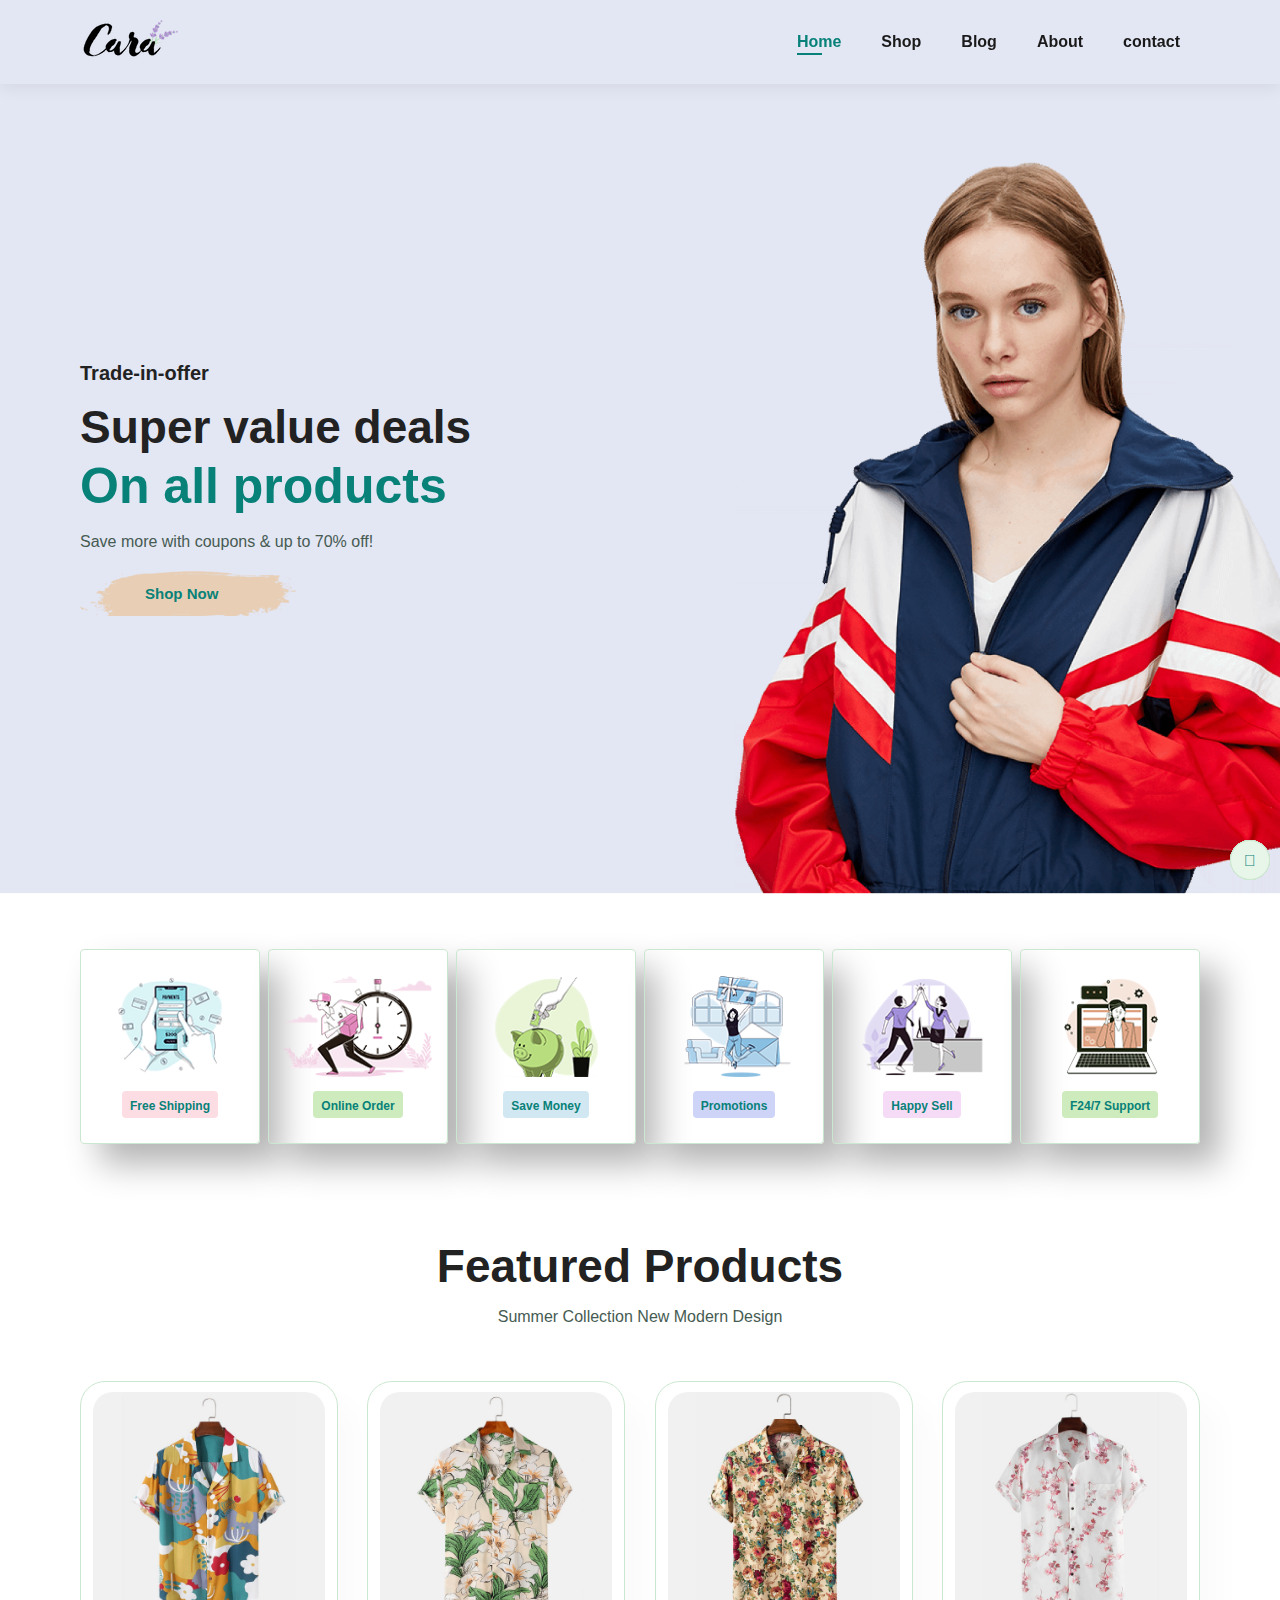
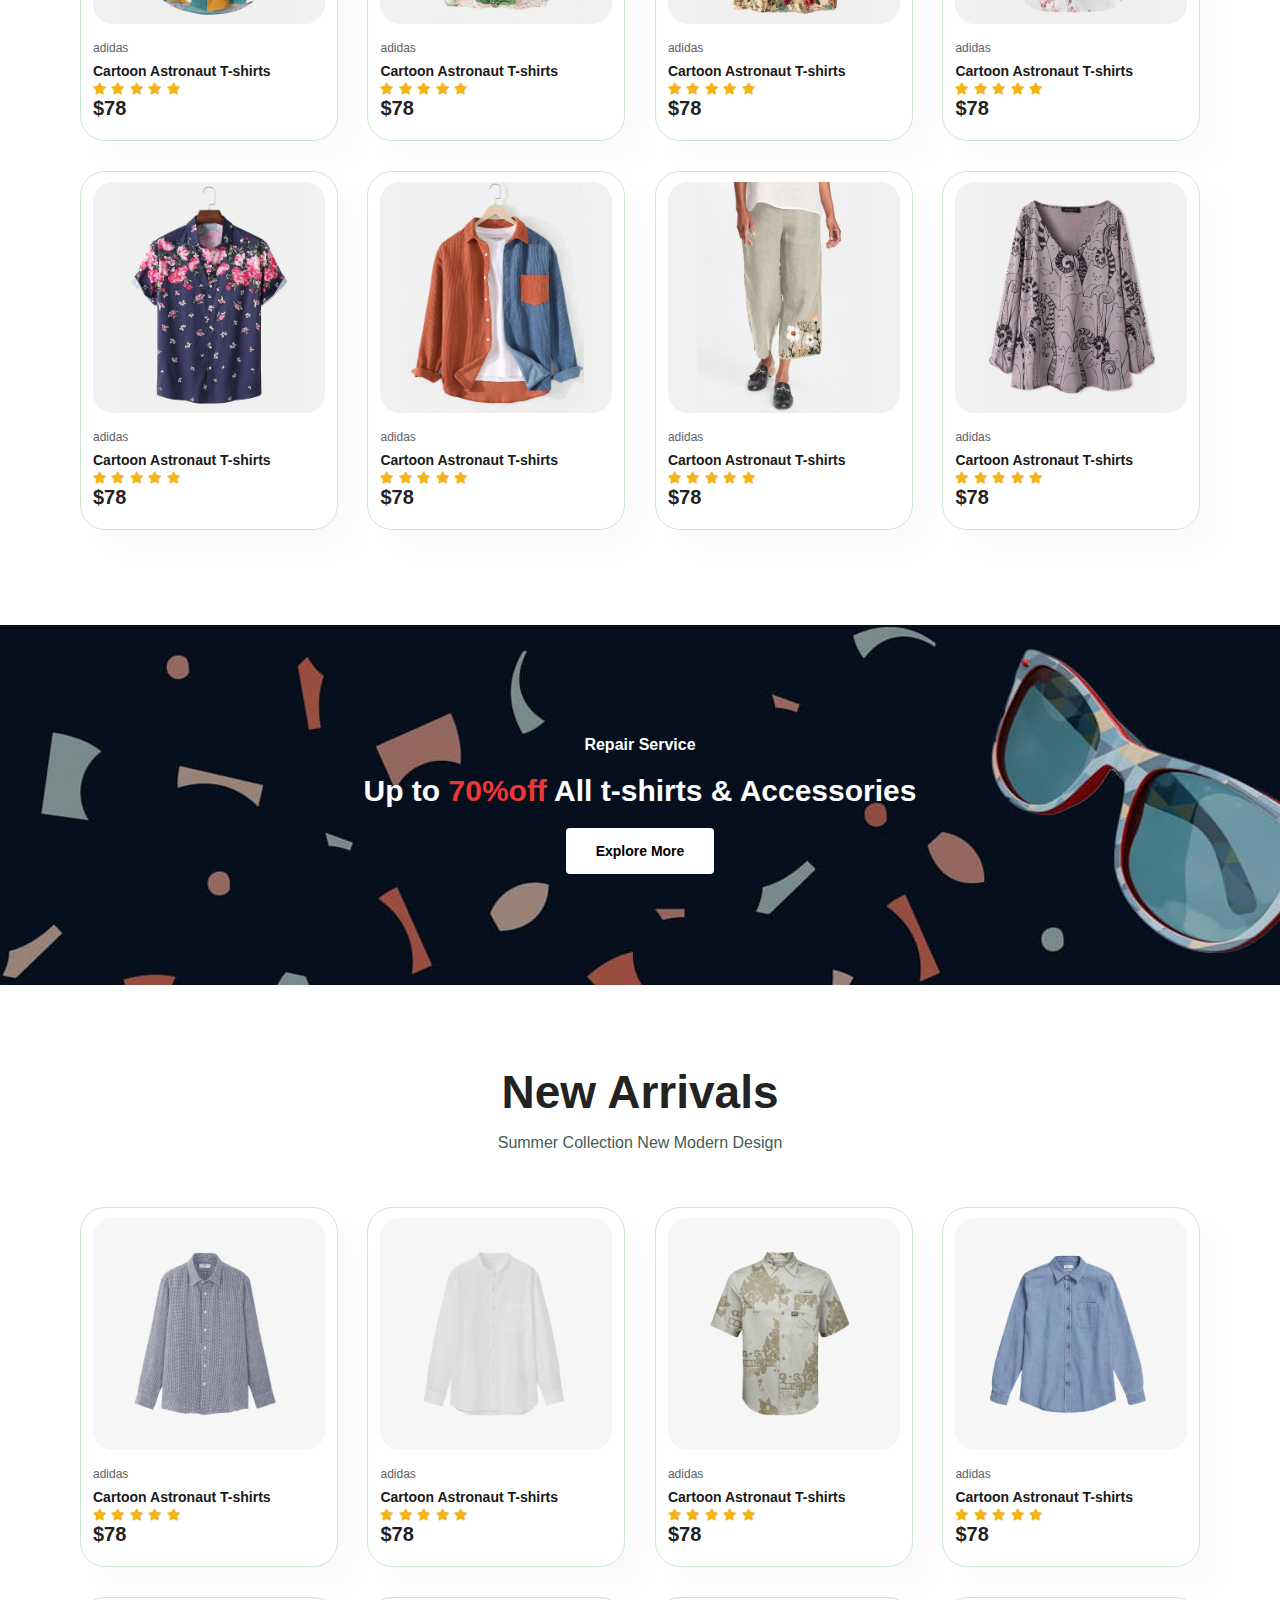
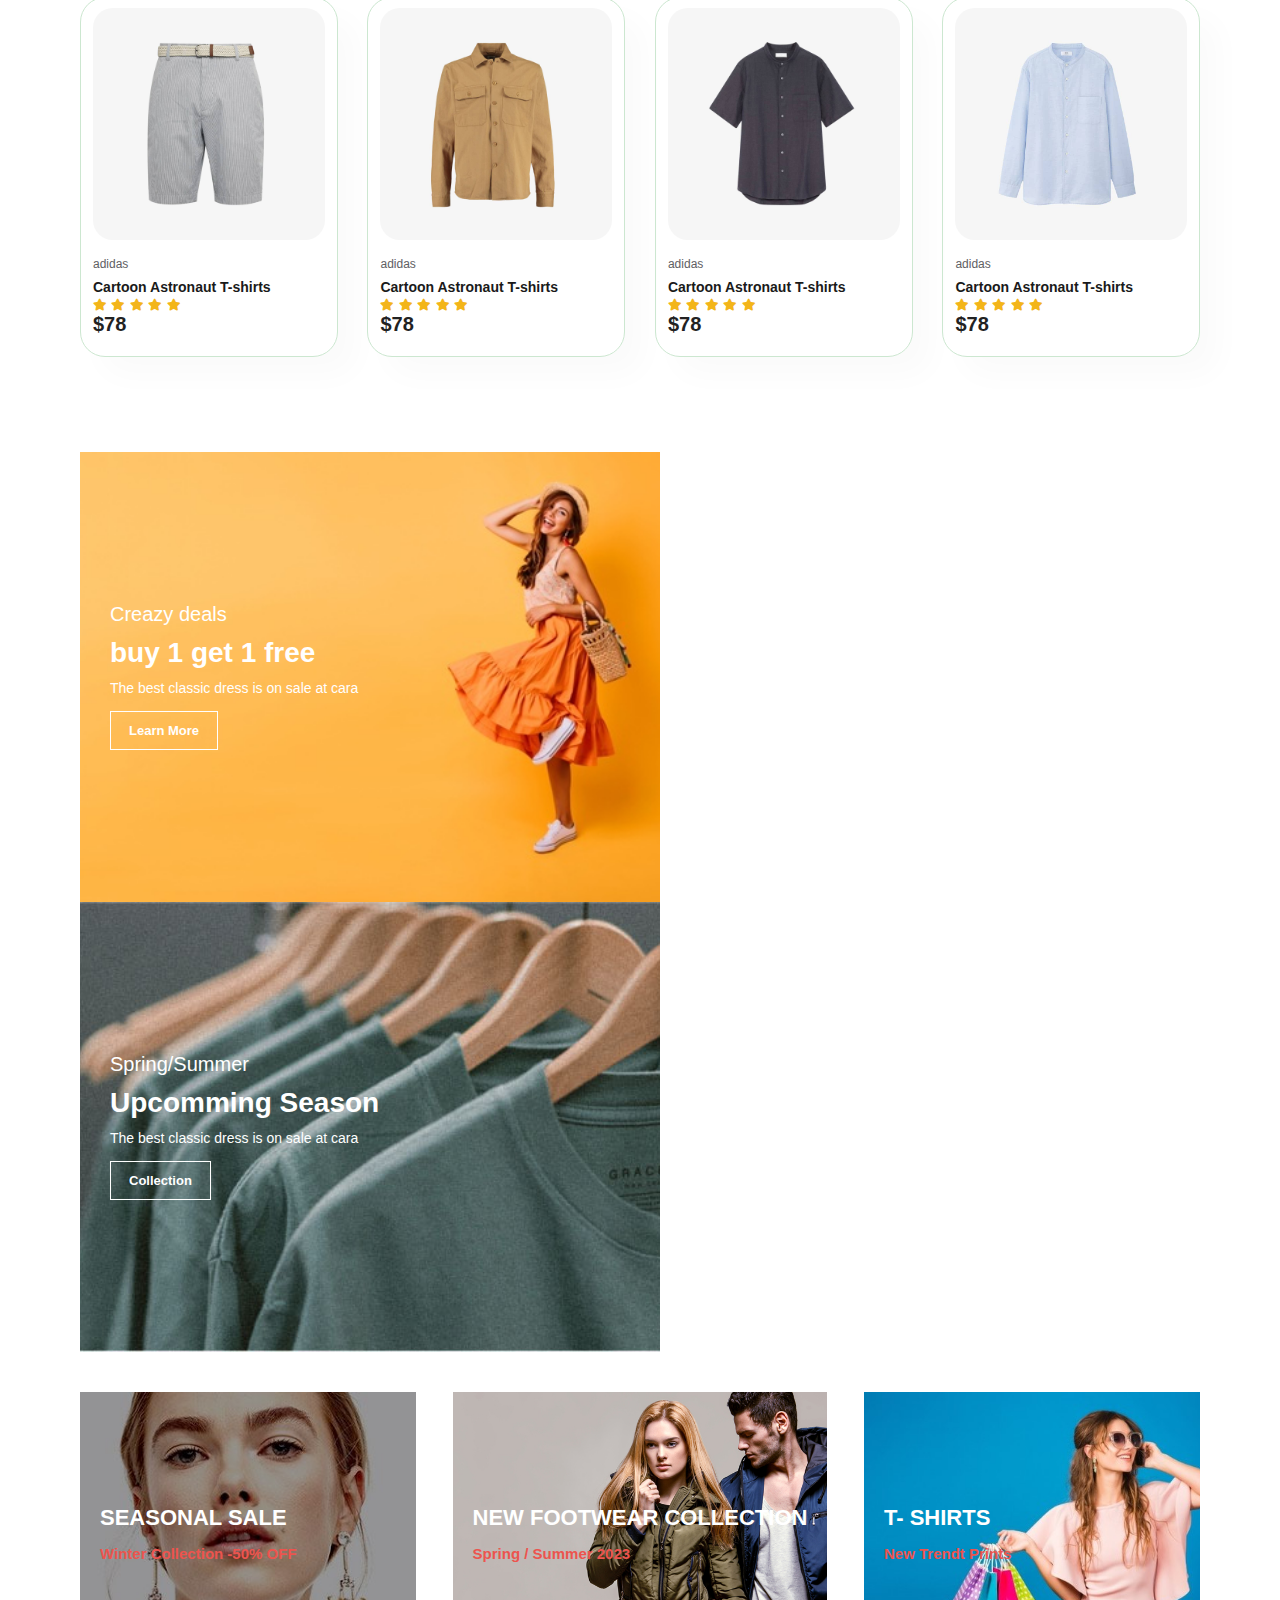
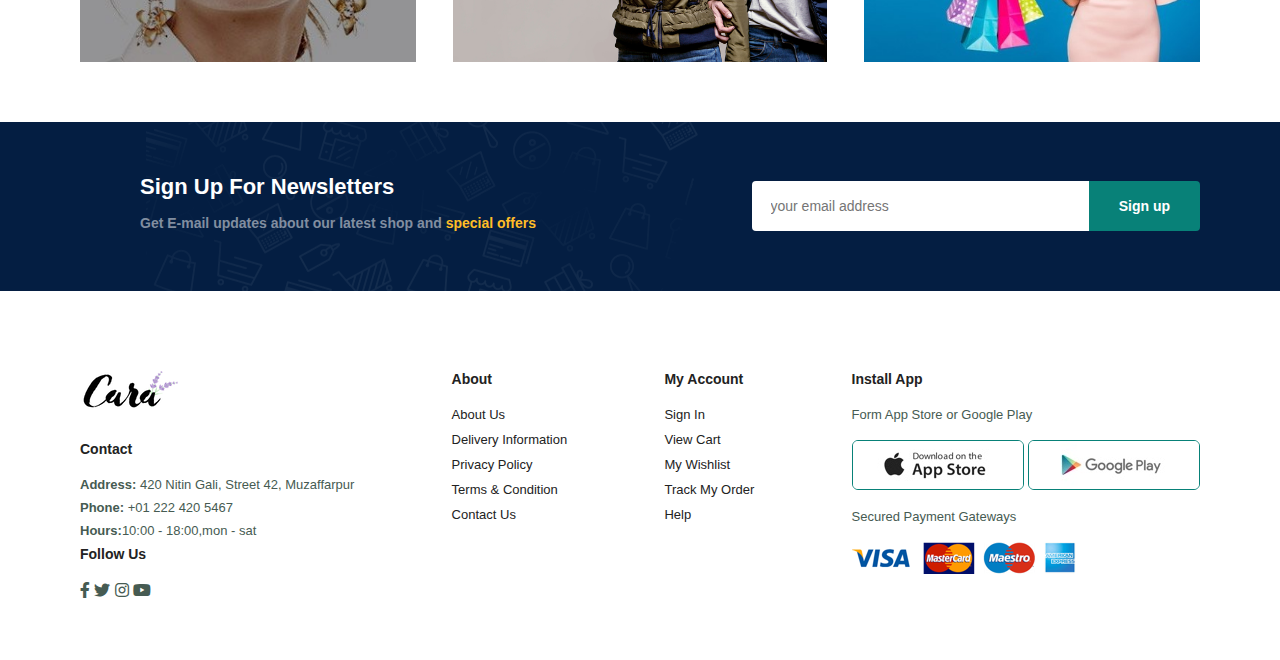
<file: index.html>
<!DOCTYPE html>
<html lang="en">
<head>
    <meta charset="UTF-8">
    <meta http-equiv="X-UA-Compatible" content="IE=edge">
    <meta name="viewport" content="width=device-width, initial-scale=1.0">
    <title>Ecommerce Websites</title>
    <link rel="stylesheet" href="https://use.fontawesome.com/releases/v5.15.4/css/all.css"/>
    <link rel="stylesheet" href="style.css">
</head>
<body>
    <section id="header">
      <a href="#"><img src="logo.png" class="logo"></a>
      <div>
        <ul id="navbar">
        <li><a class="active" href="index.html">Home</a></li>
        <li><a href="Shop.html">Shop</a></li>
        <li><a href="blog.html">Blog</a></li>
        <li><a href="about.html">About</a></li>
        <li><a href="contact.html">contact</a></li>
        <a href="#" id="close"><i class='far fa-times-circle' style='font-size:24px'></i></a>
        
        </ul>
      </div>
      <div id="mobile">
          <i id="bar" class="fas fa-outdent"></i>
      </div>
    </section>
    <section id="hero">
      <h4>Trade-in-offer</h4>
      <h2>Super value deals</h2>
      <h1>On all products</h1>
      <p>Save more with coupons & up to 70% off!</p>
      <button>Shop Now</button>
    </section>
    <section id="feature" class="section-p1">
        <div class="fe-box">
         <img src="f1.png">
         <h6>Free Shipping</h6>
        </div>
        <div class="fe-box">
          <img src="f2.png">
          <h6>Online Order</h6>
         </div>
         <div class="fe-box">
          <img src="f3.png">
          <h6>Save Money</h6>
         </div>
         <div class="fe-box">
          <img src="f4.png">
          <h6>Promotions</h6>
         </div>
         <div class="fe-box">
          <img src="f5.png">
          <h6>Happy Sell</h6>
         </div>
         <div class="fe-box">
          <img src="f6.png">
          <h6>F24/7 Support</h6>
         </div>
        </section>
       <section id="product1" class="section-p1">
        <h2>Featured Products</h2>
        <p>Summer Collection New Modern Design</p>
        <div class="pro-container">
          <div class="pro">
            <img src="f1.jpg">
            <div class="des">
             <span>adidas</span>
             <h5>Cartoon Astronaut T-shirts</h5>
             <div class="star">
              <i class="fas fa-star"></i>
              <i class="fas fa-star"></i>
              <i class="fas fa-star"></i>
              <i class="fas fa-star"></i>
              <i class="fas fa-star"></i>
             </div>
             <h4>$78</h4>
            </div>
            <a href="#"><i class="fal fa-shopping-cart cart"></i></a>
          </div>
          <div class="pro">
            <img src="f2.jpg">
            <div class="des">
             <span>adidas</span>
             <h5>Cartoon Astronaut T-shirts</h5>
             <div class="star">
              <i class="fas fa-star"></i>
              <i class="fas fa-star"></i>
              <i class="fas fa-star"></i>
              <i class="fas fa-star"></i>
              <i class="fas fa-star"></i>
             </div>
             <h4>$78</h4>
            </div>
            <a href="#"><i class="fal fa-shopping-cart cart"></i></a>
          </div>
          <div class="pro">
            <img src="f3.jpg">
            <div class="des">
             <span>adidas</span>
             <h5>Cartoon Astronaut T-shirts</h5>
             <div class="star">
              <i class="fas fa-star"></i>
              <i class="fas fa-star"></i>
              <i class="fas fa-star"></i>
              <i class="fas fa-star"></i>
              <i class="fas fa-star"></i>
             </div>
             <h4>$78</h4>
            </div>
            <a href="#"><i class="fal fa-shopping-cart cart"></i></a>
          </div>
          <div class="pro">
            <img src="f4.jpg">
            <div class="des">
             <span>adidas</span>
             <h5>Cartoon Astronaut T-shirts</h5>
             <div class="star">
              <i class="fas fa-star"></i>
              <i class="fas fa-star"></i>
              <i class="fas fa-star"></i>
              <i class="fas fa-star"></i>
              <i class="fas fa-star"></i>
             </div>
             <h4>$78</h4>
            </div>
            <a href="#"><i class="fal fa-shopping-cart cart"></i></a>
          </div>
          <div class="pro">
            <img src="f5.jpg">
            <div class="des">
             <span>adidas</span>
             <h5>Cartoon Astronaut T-shirts</h5>
             <div class="star">
              <i class="fas fa-star"></i>
              <i class="fas fa-star"></i>
              <i class="fas fa-star"></i>
              <i class="fas fa-star"></i>
              <i class="fas fa-star"></i>
             </div>
             <h4>$78</h4>
            </div>
            <a href="#"><i class="fal fa-shopping-cart cart"></i></a>
          </div>
          <div class="pro">
            <img src="f6.jpg">
            <div class="des">
             <span>adidas</span>
             <h5>Cartoon Astronaut T-shirts</h5>
             <div class="star">
              <i class="fas fa-star"></i>
              <i class="fas fa-star"></i>
              <i class="fas fa-star"></i>
              <i class="fas fa-star"></i>
              <i class="fas fa-star"></i>
             </div>
             <h4>$78</h4>
            </div>
            <a href="#"><i class="fal fa-shopping-cart cart"></i></a>
          </div>
          <div class="pro">
            <img src="f7.jpg">
            <div class="des">
             <span>adidas</span>
             <h5>Cartoon Astronaut T-shirts</h5>
             <div class="star">
              <i class="fas fa-star"></i>
              <i class="fas fa-star"></i>
              <i class="fas fa-star"></i>
              <i class="fas fa-star"></i>
              <i class="fas fa-star"></i>
             </div>
             <h4>$78</h4>
            </div>
            <a href="#"><i class="fal fa-shopping-cart cart"></i></a>
          </div>
          <div class="pro">
            <img src="f8.jpg">
            <div class="des">
             <span>adidas</span>
             <h5>Cartoon Astronaut T-shirts</h5>
             <div class="star">
              <i class="fas fa-star"></i>
              <i class="fas fa-star"></i>
              <i class="fas fa-star"></i>
              <i class="fas fa-star"></i>
              <i class="fas fa-star"></i>
             </div>
             <h4>$78</h4>
            </div>
            <a href="#"><i class="fal fa-shopping-cart cart"></i></a>
          </div>
        </div>
      </section> 
      <section id="banner" class="section-m1">
        <h4>Repair Service</h4>
        <h2>Up to<span> 70%off</span> All t-shirts & Accessories</h2>
        <button class="normal">Explore More</button>

      </section>
      <section id="product1" class="section-p1">
        <h2>New Arrivals</h2>
        <p>Summer Collection New Modern Design</p>
        <div class="pro-container">
          <div class="pro">
            <img src="n2.jpg">
            <div class="des">
             <span>adidas</span>
             <h5>Cartoon Astronaut T-shirts</h5>
             <div class="star">
              <i class="fas fa-star"></i>
              <i class="fas fa-star"></i>
              <i class="fas fa-star"></i>
              <i class="fas fa-star"></i>
              <i class="fas fa-star"></i>
             </div>
             <h4>$78</h4>
            </div>
            <a href="#"><i class="fal fa-shopping-cart cart"></i></a>
          </div>
          <div class="pro">
            <img src="n3.jpg">
            <div class="des">
             <span>adidas</span>
             <h5>Cartoon Astronaut T-shirts</h5>
             <div class="star">
              <i class="fas fa-star"></i>
              <i class="fas fa-star"></i>
              <i class="fas fa-star"></i>
              <i class="fas fa-star"></i>
              <i class="fas fa-star"></i>
             </div>
             <h4>$78</h4>
            </div>
            <a href="#"><i class="fal fa-shopping-cart cart"></i></a>
          </div>
          <div class="pro">
            <img src="n4.jpg">
            <div class="des">
             <span>adidas</span>
             <h5>Cartoon Astronaut T-shirts</h5>
             <div class="star">
              <i class="fas fa-star"></i>
              <i class="fas fa-star"></i>
              <i class="fas fa-star"></i>
              <i class="fas fa-star"></i>
              <i class="fas fa-star"></i>
             </div>
             <h4>$78</h4>
            </div>
            <a href="#"><i class="fal fa-shopping-cart cart"></i></a>
          </div>
          <div class="pro">
            <img src="n5.jpg">
            <div class="des">
             <span>adidas</span>
             <h5>Cartoon Astronaut T-shirts</h5>
             <div class="star">
              <i class="fas fa-star"></i>
              <i class="fas fa-star"></i>
              <i class="fas fa-star"></i>
              <i class="fas fa-star"></i>
              <i class="fas fa-star"></i>
             </div>
             <h4>$78</h4>
            </div>
            <a href="#"><i class="fal fa-shopping-cart cart"></i></a>
          </div>
          <div class="pro">
            <img src="n6.jpg">
            <div class="des">
             <span>adidas</span>
             <h5>Cartoon Astronaut T-shirts</h5>
             <div class="star">
              <i class="fas fa-star"></i>
              <i class="fas fa-star"></i>
              <i class="fas fa-star"></i>
              <i class="fas fa-star"></i>
              <i class="fas fa-star"></i>
             </div>
             <h4>$78</h4>
            </div>
            <a href="#"><i class="fal fa-shopping-cart cart"></i></a>
          </div>
          <div class="pro">
            <img src="n7.jpg">
            <div class="des">
             <span>adidas</span>
             <h5>Cartoon Astronaut T-shirts</h5>
             <div class="star">
              <i class="fas fa-star"></i>
              <i class="fas fa-star"></i>
              <i class="fas fa-star"></i>
              <i class="fas fa-star"></i>
              <i class="fas fa-star"></i>
             </div>
             <h4>$78</h4>
            </div>
            <a href="#"><i class="fal fa-shopping-cart cart"></i></a>
          </div>
          <div class="pro">
            <img src="n8.jpg">
            <div class="des">
             <span>adidas</span>
             <h5>Cartoon Astronaut T-shirts</h5>
             <div class="star">
              <i class="fas fa-star"></i>
              <i class="fas fa-star"></i>
              <i class="fas fa-star"></i>
              <i class="fas fa-star"></i>
              <i class="fas fa-star"></i>
             </div>
             <h4>$78</h4>
            </div>
            <a href="#"><i class="fal fa-shopping-cart cart"></i></a>
          </div>
          <div class="pro">
            <img src="n9.jpg">
            <div class="des">
             <span>adidas</span>
             <h5>Cartoon Astronaut T-shirts</h5>
             <div class="star">
              <i class="fas fa-star"></i>
              <i class="fas fa-star"></i>
              <i class="fas fa-star"></i>
              <i class="fas fa-star"></i>
              <i class="fas fa-star"></i>
             </div>
             <h4>$78</h4>
            </div>
            <a href="#"><i class="fal fa-shopping-cart cart"></i></a>
          </div>
        </div>
      </section> 
      <section id="sm-banner" class="section-p1">
        <div class="banner-box">
          <h4>Creazy deals</h4>
          <h2>buy 1 get 1 free</h2>
          <span>The best classic dress is on sale at cara</span>
          <button class="white">Learn More</button>
        </div>
        <div class="banner-box banner-box2">
          <h4>Spring/Summer</h4>
          <h2>Upcomming Season</h2>
          <span>The best classic dress is on sale at cara</span>
          <button class="white">Collection</button>
        </div>

      </section>
      <section id="banner3">
        <div class="banner-box">
          
          <h2>SEASONAL SALE</h2>
          <h3>Winter Collection -50% OFF</h3>
        </div>
        <div class="banner-box banner-box2">
          
          <h2>NEW FOOTWEAR COLLECTION</h2>
          <h3>Spring / Summer 2023</h3>
        </div>
        <div class="banner-box banner-box3">
          
          <h2>T- SHIRTS</h2>
          <h3>New Trendt Prints</h3>
        </div>
      </section>
      <section id="newsletter" class="section-p1 section-m1">
         <div class="newstext">
            <h4>Sign Up For Newsletters</h4>
            <p>Get E-mail updates about our latest shop and <span>special offers</span>
            </p>
         </div>
         <div class="form">
          <input type="text" placeholder="your email address">
          <button class="normal">Sign up</button>
         </div>
      </section>
      <footer class="section-p1">
        <div class="col">
           <img  class="logo" src="logo.png">
           <h4>Contact</h4>
           <p><strong>Address:</strong> 420 Nitin Gali, Street 42, Muzaffarpur</p>
           <p><strong>Phone:</strong> +01 222  420 5467</p>
           <p><strong>Hours:</strong>10:00 - 18:00,mon - sat</p>
           <div class="follow">
             <h4>Follow Us</h4>
             <div class="icon">
              <i class="fab fa-facebook-f"></i>
              <i class="fab fa-twitter"></i>
              <i class="fab fa-instagram"></i>
              <i class="fab fa-youtube"></i>
             </div>
           </div>
        </div>
        <div class="col">
         <h4>About</h4>
         <a href="#">About Us</a>
         <a href="#">Delivery Information</a>
         <a href="#">Privacy Policy</a>
         <a href="#">Terms & Condition</a>
         <a href="#">Contact Us</a>
        </div>
        <div class="col">
          <h4>My Account</h4>
          <a href="#">Sign In</a>
          <a href="#">View Cart</a>
          <a href="#">My Wishlist</a>
          <a href="#">Track My Order</a>
          <a href="#">Help</a>
         </div>
         <div class="col install">
          <h4>Install App</h4>
          <p>Form App Store or Google Play</p>
          <div class="row">
            <img src="app.jpg">
            <img src="play.jpg">
          </div>
          <p>Secured Payment Gateways</p>
          <img src="pay.png">
         </div> 

      
         
      </footer>
      <script src="script.js"></script>
    </body>
    </html>
</file>
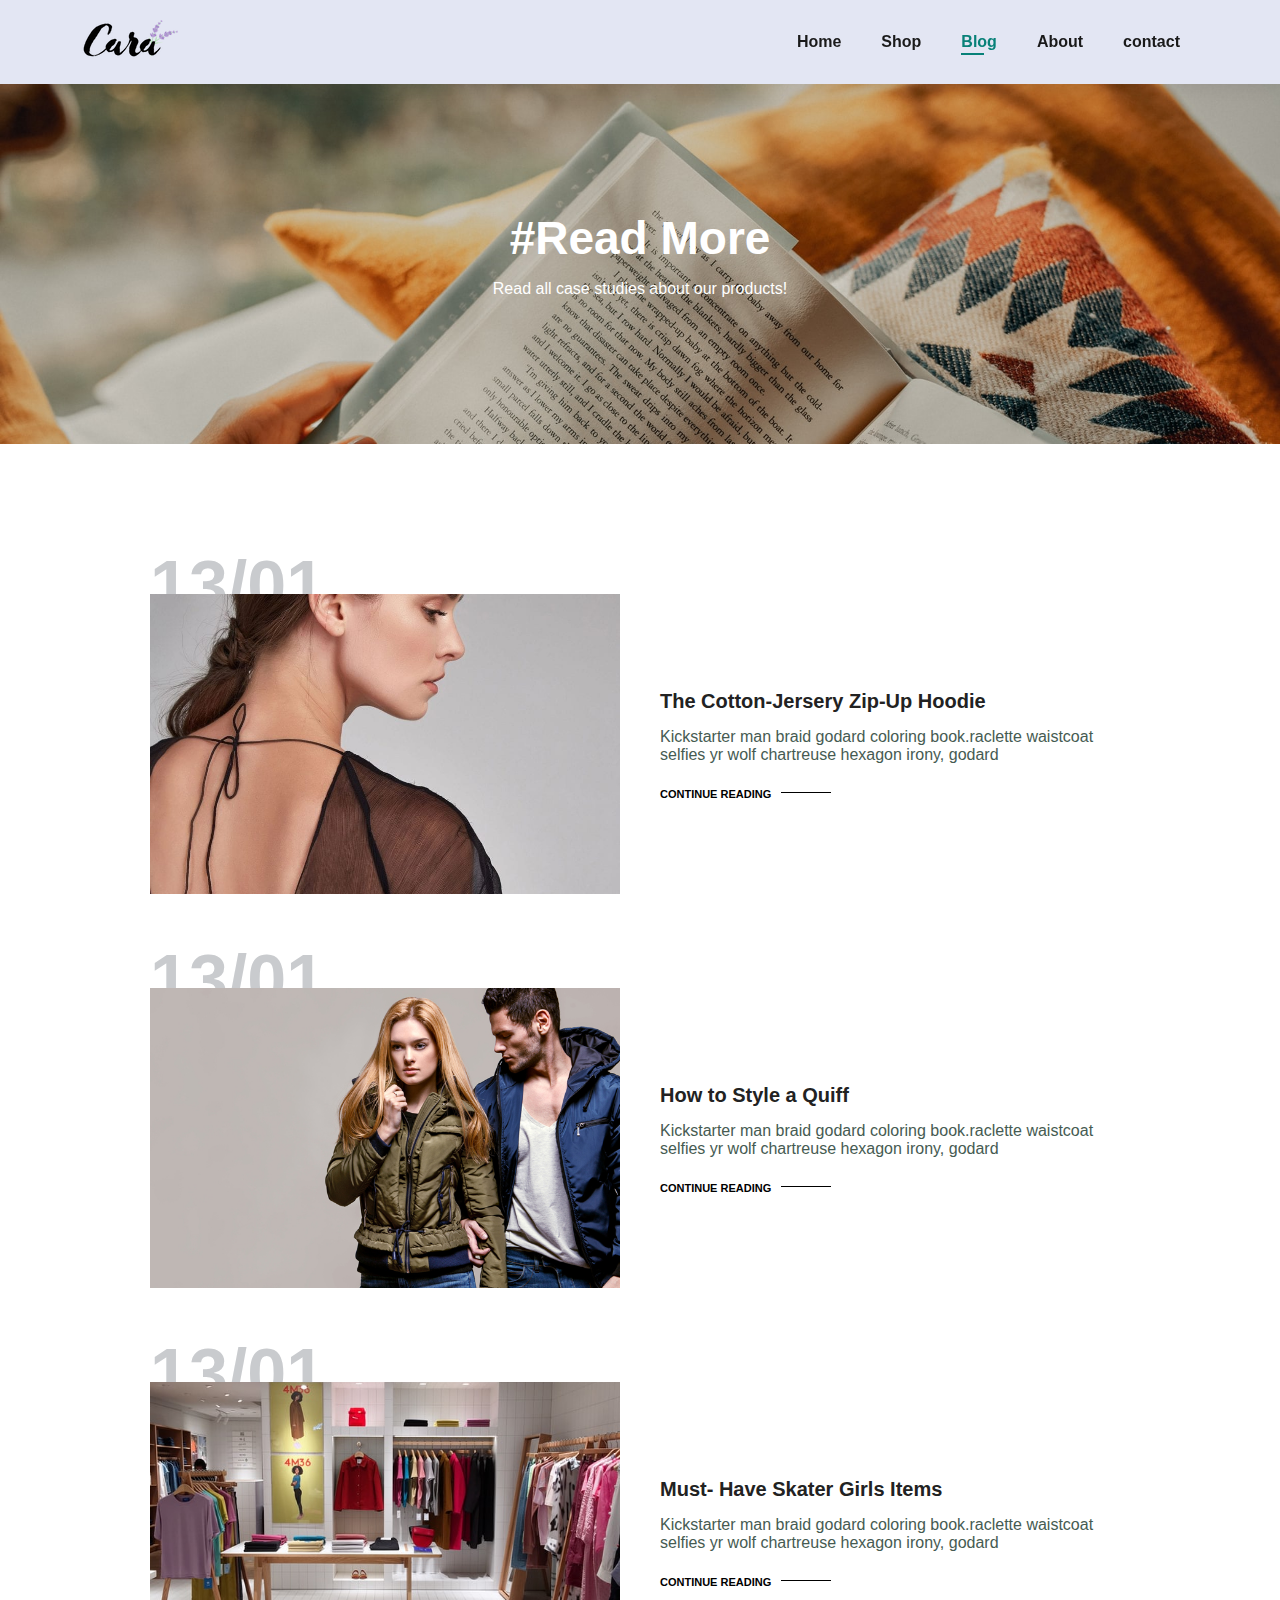
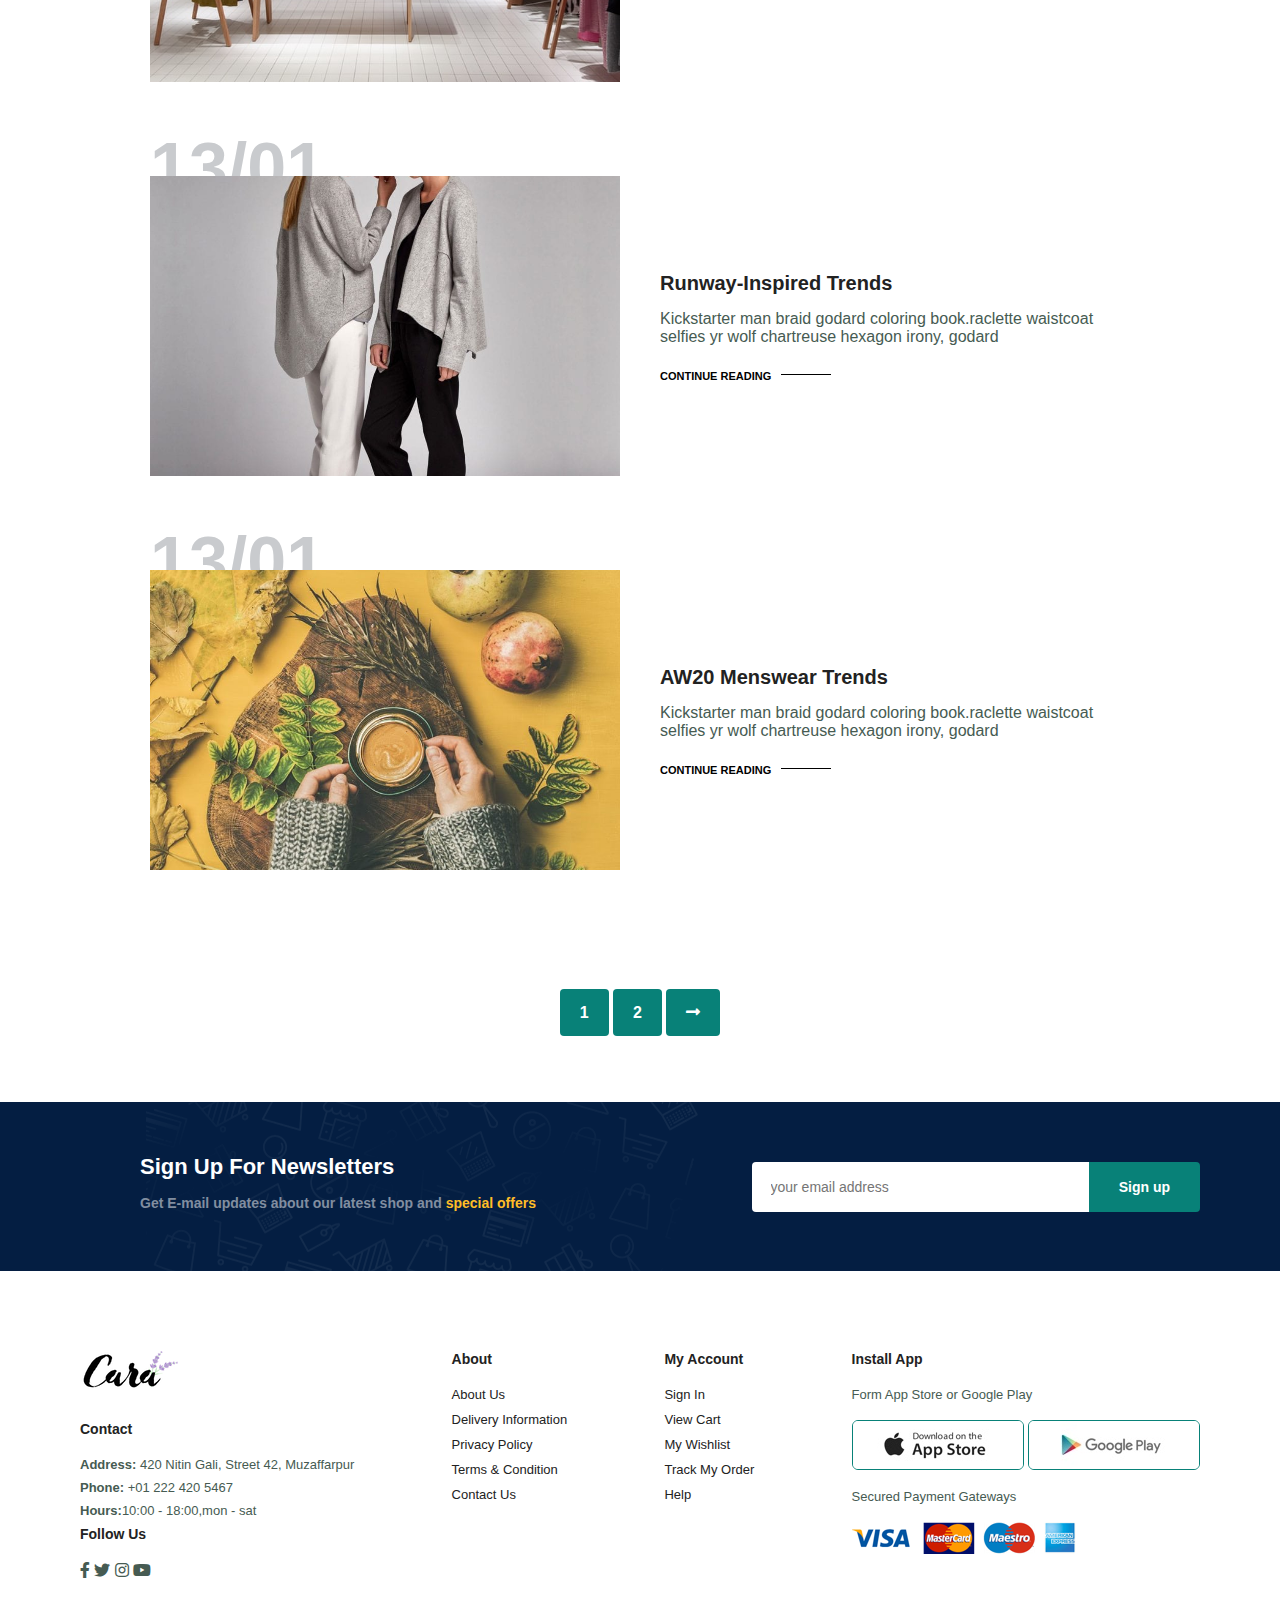
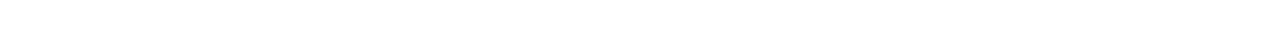
<file: blog.html>
<!DOCTYPE html>
<html lang="en">
<head>
    <meta charset="UTF-8">
    <meta http-equiv="X-UA-Compatible" content="IE=edge">
    <meta name="viewport" content="width=device-width, initial-scale=1.0">
    <title>Ecommerce Websites</title>
    <link rel="stylesheet" href="https://use.fontawesome.com/releases/v5.15.4/css/all.css"/>
    <link rel="stylesheet" href="style.css">
</head>
<body>
    <section id="header">
      <a href="#"><img src="logo.png" class="logo"></a>
      <div>
        <ul id="navbar">
        <li><a href="index.html">Home</a></li>
        <li><a href="Shop.html">Shop</a></li>
        <li><a class="active" href="blog.html">Blog</a></li>
        <li><a href="about.html">About</a></li>
        <li><a href="contact.html">contact</a></li>
        <a href="#" id="close"><i class='far fa-times-circle' style='font-size:24px'></i></a>
        
        </ul>
      </div>
      <div id="mobile">
          <i id="bar" class="fas fa-outdent"></i>
      </div>
    </section>
    <section id="page-header" class="blog-header">
      
      <h2>#Read More</h2>
      
      <p>Read all case studies about our products!</p>
    </section>
    <section id="blog">
      <div class="blog-box">
       <div class="blog-img">
       <img src="b1 - 2023-06-06T223208.846.jpg">
       </div>
       <div class="blog-details">
       <h4>The Cotton-Jersery Zip-Up Hoodie</h4>
       <p>Kickstarter man braid godard coloring book.raclette waistcoat selfies yr 
        wolf chartreuse hexagon irony, godard</p>
       <a href="#">CONTINUE READING</a>
       </div>
       <h1>13/01</h1>
      </div>
      <div class="blog-box">
        <div class="blog-img">
        <img src="b4.jpg">
        </div>
        <div class="blog-details">
        <h4>How to Style a Quiff</h4>
        <p>Kickstarter man braid godard coloring book.raclette waistcoat selfies yr 
         wolf chartreuse hexagon irony, godard</p>
        <a href="#">CONTINUE READING</a>
        </div>
        <h1>13/01</h1>
       </div>
       <div class="blog-box">
        <div class="blog-img">
        <img src="b3.jpg">
        </div>
        <div class="blog-details">
        <h4>Must- Have Skater Girls Items</h4>
        <p>Kickstarter man braid godard coloring book.raclette waistcoat selfies yr 
         wolf chartreuse hexagon irony, godard</p>
        <a href="#">CONTINUE READING</a>
        </div>
        <h1>13/01</h1>
       </div>
       <div class="blog-box">
        <div class="blog-img">
        <img src="b4 (1).jpg">
        </div>
        <div class="blog-details">
        <h4>Runway-Inspired Trends</h4>
        <p>Kickstarter man braid godard coloring book.raclette waistcoat selfies yr 
         wolf chartreuse hexagon irony, godard</p>
        <a href="#">CONTINUE READING</a>
        </div>
        <h1>13/01</h1>
       </div>
       <div class="blog-box">
        <div class="blog-img">
        <img src="b6.jpg">
        </div>
        <div class="blog-details">
        <h4>AW20 Menswear Trends</h4>
        <p>Kickstarter man braid godard coloring book.raclette waistcoat selfies yr 
         wolf chartreuse hexagon irony, godard</p>
        <a href="#">CONTINUE READING</a>
        </div>
        <h1>13/01</h1>
       </div>
    </section>
       
      <section id="pagination" class="section-p1">
         <a href="#">1</a>
         <a href="#">2</a>
         <a href="#"><i class="fas fa-long-arrow-alt-right "></i></a>
      </section>

      
      
      <section id="newsletter" class="section-p1 section-m1">
         <div class="newstext">
            <h4>Sign Up For Newsletters</h4>
            <p>Get E-mail updates about our latest shop and <span>special offers</span>
            </p>
         </div>
         <div class="form">
          <input type="text" placeholder="your email address">
          <button class="normal">Sign up</button>
         </div>
      </section>
      <footer class="section-p1">
        <div class="col">
           <img  class="logo" src="logo.png">
           <h4>Contact</h4>
           <p><strong>Address:</strong> 420 Nitin Gali, Street 42, Muzaffarpur</p>
           <p><strong>Phone:</strong> +01 222  420 5467</p>
           <p><strong>Hours:</strong>10:00 - 18:00,mon - sat</p>
           <div class="follow">
             <h4>Follow Us</h4>
             <div class="icon">
              <i class="fab fa-facebook-f"></i>
              <i class="fab fa-twitter"></i>
              <i class="fab fa-instagram"></i>
              <i class="fab fa-youtube"></i>
             </div>
           </div>
        </div>
        <div class="col">
         <h4>About</h4>
         <a href="#">About Us</a>
         <a href="#">Delivery Information</a>
         <a href="#">Privacy Policy</a>
         <a href="#">Terms & Condition</a>
         <a href="#">Contact Us</a>
        </div>
        <div class="col">
          <h4>My Account</h4>
          <a href="#">Sign In</a>
          <a href="#">View Cart</a>
          <a href="#">My Wishlist</a>
          <a href="#">Track My Order</a>
          <a href="#">Help</a>
         </div>
         <div class="col install">
          <h4>Install App</h4>
          <p>Form App Store or Google Play</p>
          <div class="row">
            <img src="app.jpg">
            <img src="play.jpg">
          </div>
          <p>Secured Payment Gateways</p>
          <img src="pay.png">
         </div> 

      
         
      </footer>
      <script src="script.js"></script>
    </body>
    </html>
</file>
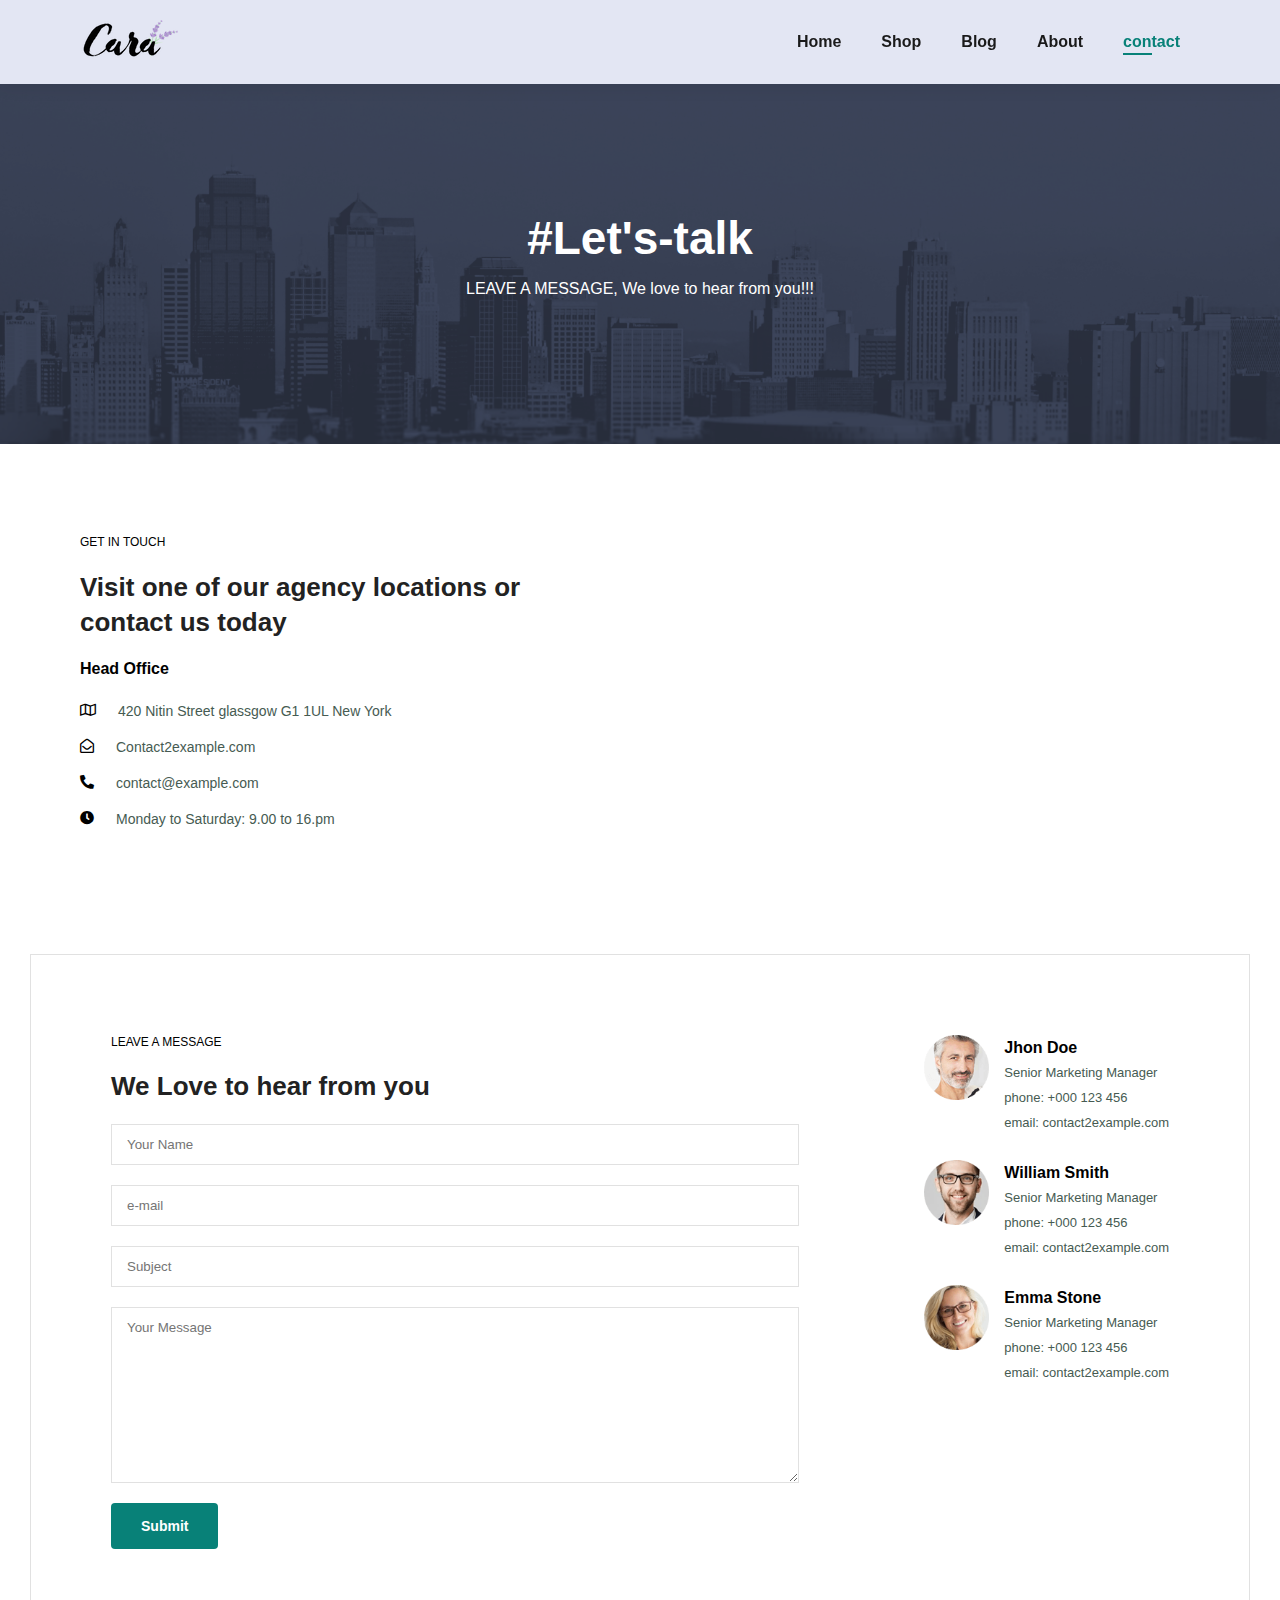
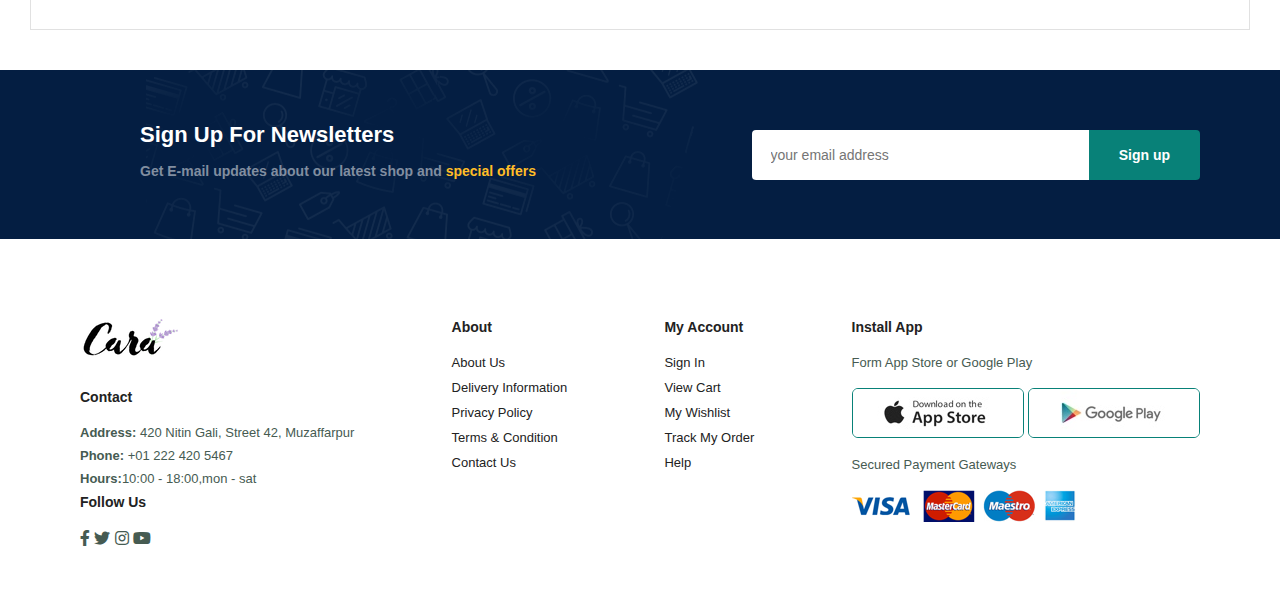
<file: contact.html>
<!DOCTYPE html>
<html lang="en">
<head>
    <meta charset="UTF-8">
    <meta http-equiv="X-UA-Compatible" content="IE=edge">
    <meta name="viewport" content="width=device-width, initial-scale=1.0">
    <title>Ecommerce Websites</title>
    <link rel="stylesheet" href="https://use.fontawesome.com/releases/v5.15.4/css/all.css"/>
    <link rel="stylesheet" href="style.css">
</head>
<body>
    <section id="header">
      <a href="#"><img src="logo.png" class="logo"></a>
      <div>
        <ul id="navbar">
        <li><a href="index.html">Home</a></li>
        <li><a href="Shop.html">Shop</a></li>
        <li><a href="blog.html">Blog</a></li>
        <li><a href="about.html">About</a></li>
        <li><a class="active" href="contact.html">contact</a></li>
        <a href="#" id="close"><i class='far fa-times-circle' style='font-size:24px'></i></a>
        
        </ul>
      </div>
      <div id="mobile">
          <i id="bar" class="fas fa-outdent"></i>
      </div>
    </section>
    <section id="page-header" class="about-header">
      
      <h2>#Let's-talk</h2>
      
      <p>LEAVE A MESSAGE, We love to hear from you!!!</p>
    </section>
    <section id="contact-details" class="section-p1">
        <div class="details">
            <span>GET IN TOUCH</span>
            <h2>Visit one of our agency locations or contact us today</h2>
            <h3>Head Office</h3>
        
        <div>
            <li>
                <i class='far fa-map'></i>
                <p>420 Nitin Street glassgow G1 1UL New York</p>
            </li>
            <li>
                <i class='far fa-envelope-open'></i>
                <p>Contact2example.com</p>
            </li>
            <li>
                <i class='fas fa-phone-alt'></i>
                <p>contact@example.com</p>
            </li>
            <li>
                <i class='fas fa-clock'></i>
                <p>Monday to Saturday: 9.00 to 16.pm</p>
            </li>
        </div>
    </div>
    <div class="map">
        <iframe src="https://www.google.com/maps/embed?pb=!1m18!1m12!1m3!1d14307.345153866743!2d84.
        91946683746092!3d26.299406719044054!2m3!1f0!2f0!3f0!3m2!1i1024!2i768!4f13.
        1!3m3!1m2!1s0x3992d530a0bae839%3A0x2404a2df849b0625!2sSahebganj%2C%20Bihar%20843125!5e0!3m2!
        1sen!2sin!4v1686936661112!5m2!1sen!2sin" width="600" height="450" style="border:0;" 
        allowfullscreen="" loading="lazy" referrerpolicy="no-referrer-when-downgrade"></iframe>
    </div>
    </section>
       
     <section id="form-details">
        <form action="">
            <span>LEAVE A MESSAGE</span>
            <h2>We Love to hear from you</h2>
            <input type="text" placeholder="Your Name">
            <input type="text" placeholder="e-mail">
            <input type="text" placeholder="Subject">
            <textarea name="" id="" cols="30" rows="10" placeholder="Your Message"></textarea>
            <button class="normal">Submit</button>
        </form>
        <div class="people">
        <div>
            <img src="1.png">
            <p><span>Jhon Doe</span> Senior Marketing Manager <br> phone: +000 123 456 <br> email: contact2example.com</p>
        </div>
        <div>
            <img src="2.png">
            <p><span>William Smith</span> Senior Marketing Manager <br> phone: +000 123 456 <br> email: contact2example.com</p>
        </div>
        <div>
            <img src="3.png">
            <p><span>Emma Stone</span> Senior Marketing Manager <br> phone: +000 123 456 <br> email: contact2example.com</p>
        </div>
        </div>
     </section>
     
      
      <section id="newsletter" class="section-p1 section-m1">
        <div class="newstext">
           <h4>Sign Up For Newsletters</h4>
           <p>Get E-mail updates about our latest shop and <span>special offers</span>
           </p>
        </div>
        <div class="form">
         <input type="text" placeholder="your email address">
         <button class="normal">Sign up</button>
        </div>
     </section>
     
      <footer class="section-p1">
        <div class="col">
           <img  class="logo" src="logo.png">
           <h4>Contact</h4>
           <p><strong>Address:</strong> 420 Nitin Gali, Street 42, Muzaffarpur</p>
           <p><strong>Phone:</strong> +01 222  420 5467</p>
           <p><strong>Hours:</strong>10:00 - 18:00,mon - sat</p>
           <div class="follow">
             <h4>Follow Us</h4>
             <div class="icon">
              <i class="fab fa-facebook-f"></i>
              <i class="fab fa-twitter"></i>
              <i class="fab fa-instagram"></i>
              <i class="fab fa-youtube"></i>
             </div>
           </div>
        </div>
        <div class="col">
         <h4>About</h4>
         <a href="#">About Us</a>
         <a href="#">Delivery Information</a>
         <a href="#">Privacy Policy</a>
         <a href="#">Terms & Condition</a>
         <a href="#">Contact Us</a>
        </div>
        <div class="col">
          <h4>My Account</h4>
          <a href="#">Sign In</a>
          <a href="#">View Cart</a>
          <a href="#">My Wishlist</a>
          <a href="#">Track My Order</a>
          <a href="#">Help</a>
         </div>
         <div class="col install">
          <h4>Install App</h4>
          <p>Form App Store or Google Play</p>
          <div class="row">
            <img src="app.jpg">
            <img src="play.jpg">
          </div>
          <p>Secured Payment Gateways</p>
          <img src="pay.png">
         </div> 

      
         
      </footer>
      <script src="script.js"></script>
    </body>
    </html>
</file>
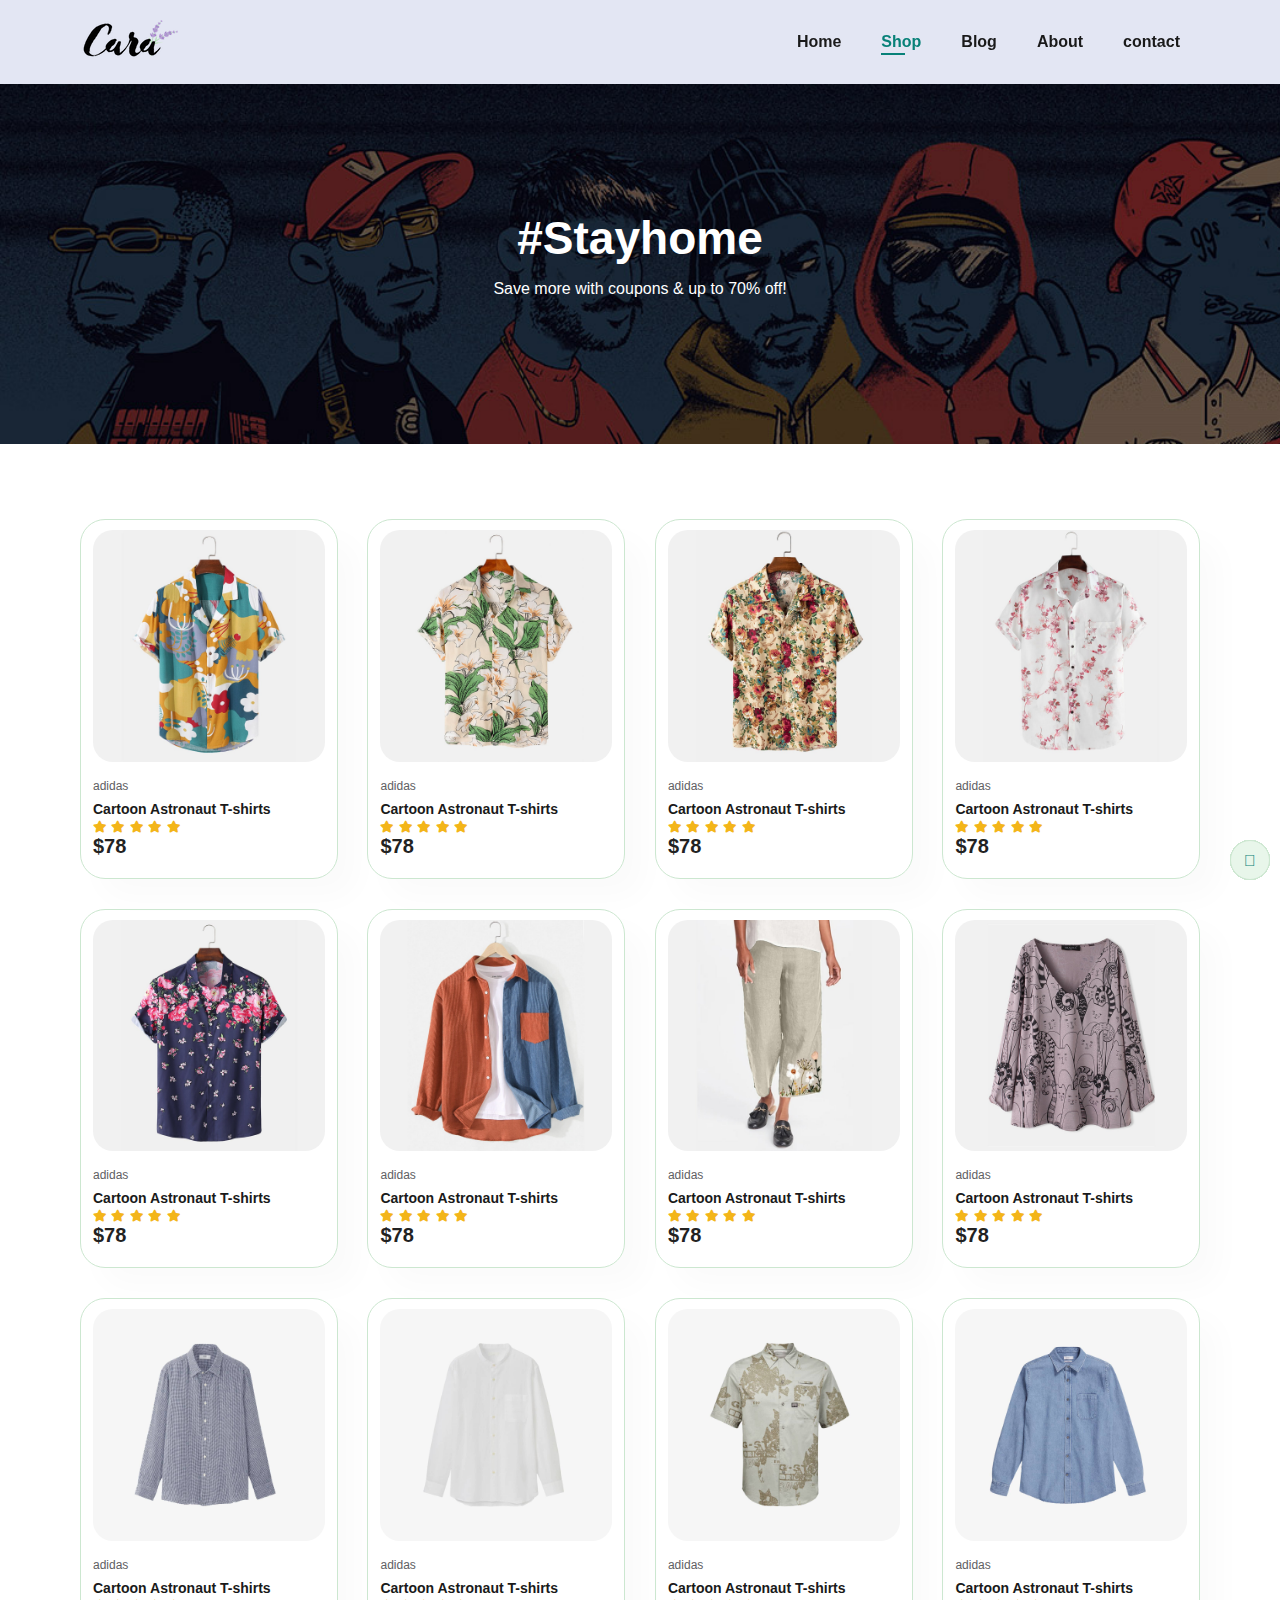
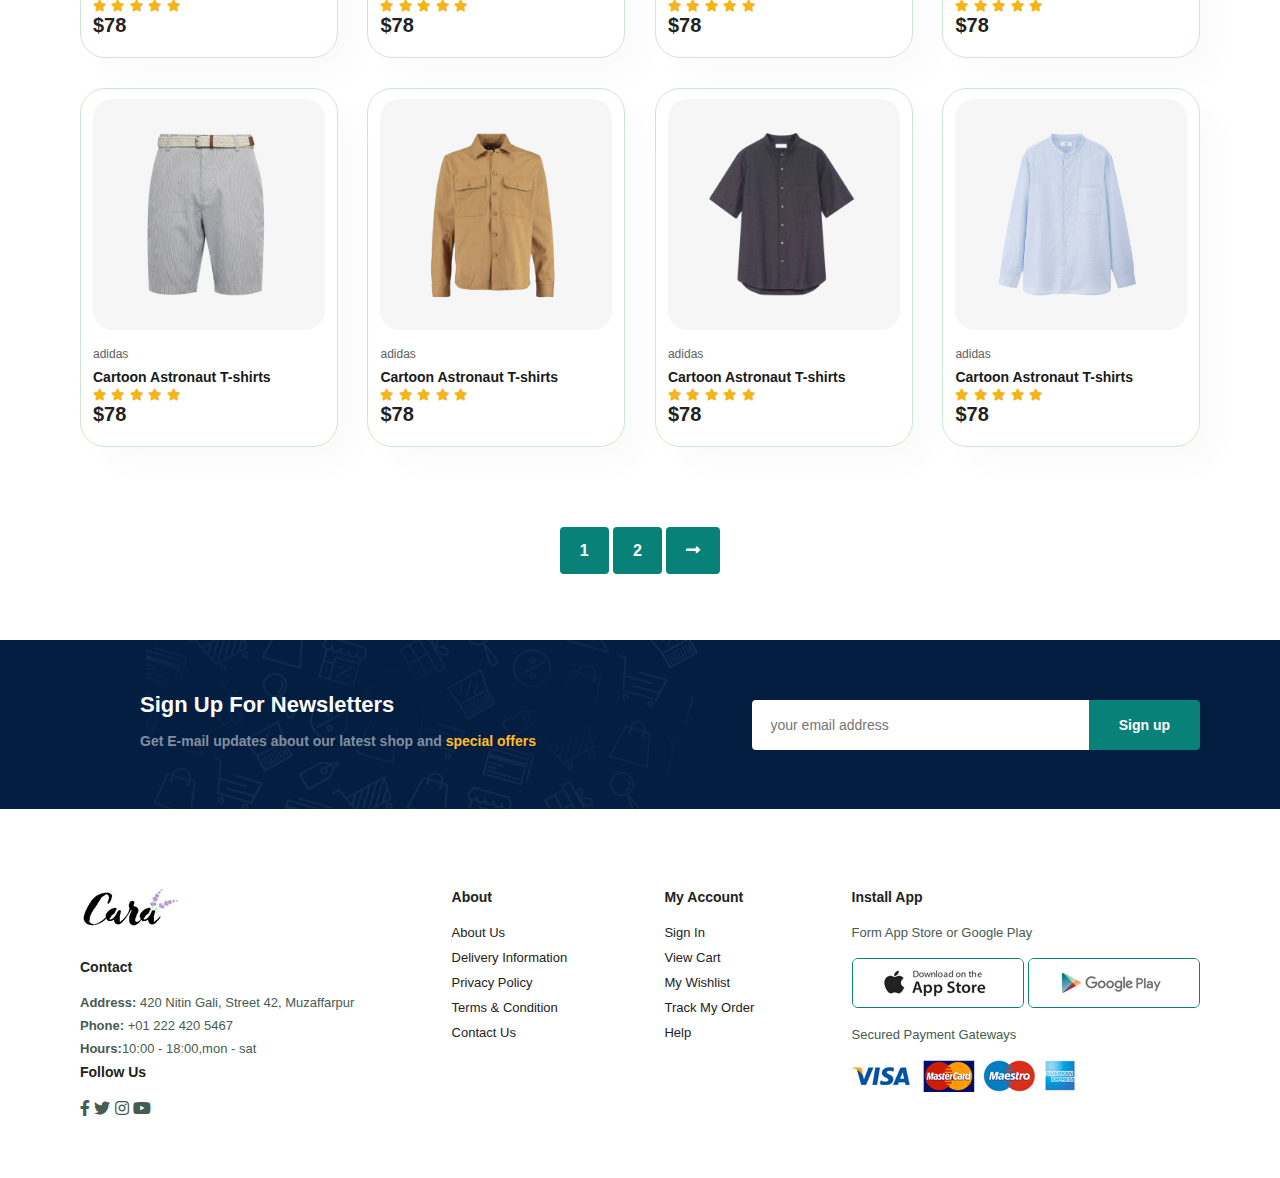
<file: index1.html>
<!DOCTYPE html>
<html lang="en">
<head>
    <meta charset="UTF-8">
    <meta http-equiv="X-UA-Compatible" content="IE=edge">
    <meta name="viewport" content="width=device-width, initial-scale=1.0">
    <title>Ecommerce Websites</title>
    <link rel="stylesheet" href="https://use.fontawesome.com/releases/v5.15.4/css/all.css"/>
    <link rel="stylesheet" href="style.css">
</head>
<body>
    <section id="header">
      <a href="#"><img src="logo.png" class="logo"></a>
      <div>
        <ul id="navbar">
        <li><a href="index.html">Home</a></li>
        <li><a class="active" href="Shop.html">Shop</a></li>
        <li><a href="blog.html">Blog</a></li>
        <li><a href="about.html">About</a></li>
        <li><a href="contact.html">contact</a></li>
        <a href="#" id="close"><i class='far fa-times-circle' style='font-size:24px'></i></a>
        
        </ul>
      </div>
      <div id="mobile">
          <i id="bar" class="fas fa-outdent"></i>
      </div>
    </section>
    <section id="page-header">
      
      <h2>#Stayhome</h2>
      
      <p>Save more with coupons & up to 70% off!</p>
    </section>
    
       <section id="product1" class="section-p1">
       
        <div class="pro-container">
          <div class="pro" onclick="window.location.href='sproduct.html';">
            <img src="f1.jpg">
            <div class="des">
             <span>adidas</span>
             <h5>Cartoon Astronaut T-shirts</h5>
             <div class="star">
              <i class="fas fa-star"></i>
              <i class="fas fa-star"></i>
              <i class="fas fa-star"></i>
              <i class="fas fa-star"></i>
              <i class="fas fa-star"></i>
             </div>
             <h4>$78</h4>
            </div>
            <a href="#"><i class="fal fa-shopping-cart cart"></i></a>
          </div>
          <div class="pro">
            <img src="f2.jpg">
            <div class="des">
             <span>adidas</span>
             <h5>Cartoon Astronaut T-shirts</h5>
             <div class="star">
              <i class="fas fa-star"></i>
              <i class="fas fa-star"></i>
              <i class="fas fa-star"></i>
              <i class="fas fa-star"></i>
              <i class="fas fa-star"></i>
             </div>
             <h4>$78</h4>
            </div>
            <a href="#"><i class="fal fa-shopping-cart cart"></i></a>
          </div>
          <div class="pro">
            <img src="f3.jpg">
            <div class="des">
             <span>adidas</span>
             <h5>Cartoon Astronaut T-shirts</h5>
             <div class="star">
              <i class="fas fa-star"></i>
              <i class="fas fa-star"></i>
              <i class="fas fa-star"></i>
              <i class="fas fa-star"></i>
              <i class="fas fa-star"></i>
             </div>
             <h4>$78</h4>
            </div>
            <a href="#"><i class="fal fa-shopping-cart cart"></i></a>
          </div>
          <div class="pro">
            <img src="f4.jpg">
            <div class="des">
             <span>adidas</span>
             <h5>Cartoon Astronaut T-shirts</h5>
             <div class="star">
              <i class="fas fa-star"></i>
              <i class="fas fa-star"></i>
              <i class="fas fa-star"></i>
              <i class="fas fa-star"></i>
              <i class="fas fa-star"></i>
             </div>
             <h4>$78</h4>
            </div>
            <a href="#"><i class="fal fa-shopping-cart cart"></i></a>
          </div>
          <div class="pro">
            <img src="f5.jpg">
            <div class="des">
             <span>adidas</span>
             <h5>Cartoon Astronaut T-shirts</h5>
             <div class="star">
              <i class="fas fa-star"></i>
              <i class="fas fa-star"></i>
              <i class="fas fa-star"></i>
              <i class="fas fa-star"></i>
              <i class="fas fa-star"></i>
             </div>
             <h4>$78</h4>
            </div>
            <a href="#"><i class="fal fa-shopping-cart cart"></i></a>
          </div>
          <div class="pro">
            <img src="f6.jpg">
            <div class="des">
             <span>adidas</span>
             <h5>Cartoon Astronaut T-shirts</h5>
             <div class="star">
              <i class="fas fa-star"></i>
              <i class="fas fa-star"></i>
              <i class="fas fa-star"></i>
              <i class="fas fa-star"></i>
              <i class="fas fa-star"></i>
             </div>
             <h4>$78</h4>
            </div>
            <a href="#"><i class="fal fa-shopping-cart cart"></i></a>
          </div>
          <div class="pro">
            <img src="f7.jpg">
            <div class="des">
             <span>adidas</span>
             <h5>Cartoon Astronaut T-shirts</h5>
             <div class="star">
              <i class="fas fa-star"></i>
              <i class="fas fa-star"></i>
              <i class="fas fa-star"></i>
              <i class="fas fa-star"></i>
              <i class="fas fa-star"></i>
             </div>
             <h4>$78</h4>
            </div>
            <a href="#"><i class="fal fa-shopping-cart cart"></i></a>
          </div>
          <div class="pro">
            <img src="f8.jpg">
            <div class="des">
             <span>adidas</span>
             <h5>Cartoon Astronaut T-shirts</h5>
             <div class="star">
              <i class="fas fa-star"></i>
              <i class="fas fa-star"></i>
              <i class="fas fa-star"></i>
              <i class="fas fa-star"></i>
              <i class="fas fa-star"></i>
             </div>
             <h4>$78</h4>
            </div>
            <a href="#"><i class="fal fa-shopping-cart cart"></i></a>
          </div>
           
          <div class="pro">
            <img src="n2.jpg">
            <div class="des">
             <span>adidas</span>
             <h5>Cartoon Astronaut T-shirts</h5>
             <div class="star">
              <i class="fas fa-star"></i>
              <i class="fas fa-star"></i>
              <i class="fas fa-star"></i>
              <i class="fas fa-star"></i>
              <i class="fas fa-star"></i>
             </div>
             <h4>$78</h4>
            </div>
            <a href="#"><i class="fal fa-shopping-cart cart"></i></a>
          </div>
          <div class="pro">
            <img src="n3.jpg">
            <div class="des">
             <span>adidas</span>
             <h5>Cartoon Astronaut T-shirts</h5>
             <div class="star">
              <i class="fas fa-star"></i>
              <i class="fas fa-star"></i>
              <i class="fas fa-star"></i>
              <i class="fas fa-star"></i>
              <i class="fas fa-star"></i>
             </div>
             <h4>$78</h4>
            </div>
            <a href="#"><i class="fal fa-shopping-cart cart"></i></a>
          </div>
          <div class="pro">
            <img src="n4.jpg">
            <div class="des">
             <span>adidas</span>
             <h5>Cartoon Astronaut T-shirts</h5>
             <div class="star">
              <i class="fas fa-star"></i>
              <i class="fas fa-star"></i>
              <i class="fas fa-star"></i>
              <i class="fas fa-star"></i>
              <i class="fas fa-star"></i>
             </div>
             <h4>$78</h4>
            </div>
            <a href="#"><i class="fal fa-shopping-cart cart"></i></a>
          </div>
          <div class="pro">
            <img src="n5.jpg">
            <div class="des">
             <span>adidas</span>
             <h5>Cartoon Astronaut T-shirts</h5>
             <div class="star">
              <i class="fas fa-star"></i>
              <i class="fas fa-star"></i>
              <i class="fas fa-star"></i>
              <i class="fas fa-star"></i>
              <i class="fas fa-star"></i>
             </div>
             <h4>$78</h4>
            </div>
            <a href="#"><i class="fal fa-shopping-cart cart"></i></a>
          </div>
          <div class="pro">
            <img src="n6.jpg">
            <div class="des">
             <span>adidas</span>
             <h5>Cartoon Astronaut T-shirts</h5>
             <div class="star">
              <i class="fas fa-star"></i>
              <i class="fas fa-star"></i>
              <i class="fas fa-star"></i>
              <i class="fas fa-star"></i>
              <i class="fas fa-star"></i>
             </div>
             <h4>$78</h4>
            </div>
            <a href="#"><i class="fal fa-shopping-cart cart"></i></a>
          </div>
          <div class="pro">
            <img src="n7.jpg">
            <div class="des">
             <span>adidas</span>
             <h5>Cartoon Astronaut T-shirts</h5>
             <div class="star">
              <i class="fas fa-star"></i>
              <i class="fas fa-star"></i>
              <i class="fas fa-star"></i>
              <i class="fas fa-star"></i>
              <i class="fas fa-star"></i>
             </div>
             <h4>$78</h4>
            </div>
            <a href="#"><i class="fal fa-shopping-cart cart"></i></a>
          </div>
          <div class="pro">
            <img src="n8.jpg">
            <div class="des">
             <span>adidas</span>
             <h5>Cartoon Astronaut T-shirts</h5>
             <div class="star">
              <i class="fas fa-star"></i>
              <i class="fas fa-star"></i>
              <i class="fas fa-star"></i>
              <i class="fas fa-star"></i>
              <i class="fas fa-star"></i>
             </div>
             <h4>$78</h4>
            </div>
            <a href="#"><i class="fal fa-shopping-cart cart"></i></a>
          </div>
          <div class="pro">
            <img src="n9.jpg">
            <div class="des">
             <span>adidas</span>
             <h5>Cartoon Astronaut T-shirts</h5>
             <div class="star">
              <i class="fas fa-star"></i>
              <i class="fas fa-star"></i>
              <i class="fas fa-star"></i>
              <i class="fas fa-star"></i>
              <i class="fas fa-star"></i>
             </div>
             <h4>$78</h4>
            </div>
            <a href="#"><i class="fal fa-shopping-cart cart"></i></a>
          </div>
        </div>
      </section> 
      <section id="pagination" class="section-p1">
         <a href="#">1</a>
         <a href="#">2</a>
         <a href="#"><i class="fas fa-long-arrow-alt-right "></i></a>
      </section>

      
      
      <section id="newsletter" class="section-p1 section-m1">
         <div class="newstext">
            <h4>Sign Up For Newsletters</h4>
            <p>Get E-mail updates about our latest shop and <span>special offers</span>
            </p>
         </div>
         <div class="form">
          <input type="text" placeholder="your email address">
          <button class="normal">Sign up</button>
         </div>
      </section>
      <footer class="section-p1">
        <div class="col">
           <img  class="logo" src="logo.png">
           <h4>Contact</h4>
           <p><strong>Address:</strong> 420 Nitin Gali, Street 42, Muzaffarpur</p>
           <p><strong>Phone:</strong> +01 222  420 5467</p>
           <p><strong>Hours:</strong>10:00 - 18:00,mon - sat</p>
           <div class="follow">
             <h4>Follow Us</h4>
             <div class="icon">
              <i class="fab fa-facebook-f"></i>
              <i class="fab fa-twitter"></i>
              <i class="fab fa-instagram"></i>
              <i class="fab fa-youtube"></i>
             </div>
           </div>
        </div>
        <div class="col">
         <h4>About</h4>
         <a href="#">About Us</a>
         <a href="#">Delivery Information</a>
         <a href="#">Privacy Policy</a>
         <a href="#">Terms & Condition</a>
         <a href="#">Contact Us</a>
        </div>
        <div class="col">
          <h4>My Account</h4>
          <a href="#">Sign In</a>
          <a href="#">View Cart</a>
          <a href="#">My Wishlist</a>
          <a href="#">Track My Order</a>
          <a href="#">Help</a>
         </div>
         <div class="col install">
          <h4>Install App</h4>
          <p>Form App Store or Google Play</p>
          <div class="row">
            <img src="app.jpg">
            <img src="play.jpg">
          </div>
          <p>Secured Payment Gateways</p>
          <img src="pay.png">
         </div> 

      
         
      </footer>
      <script src="script.js"></script>
    </body>
    </html>
</file>
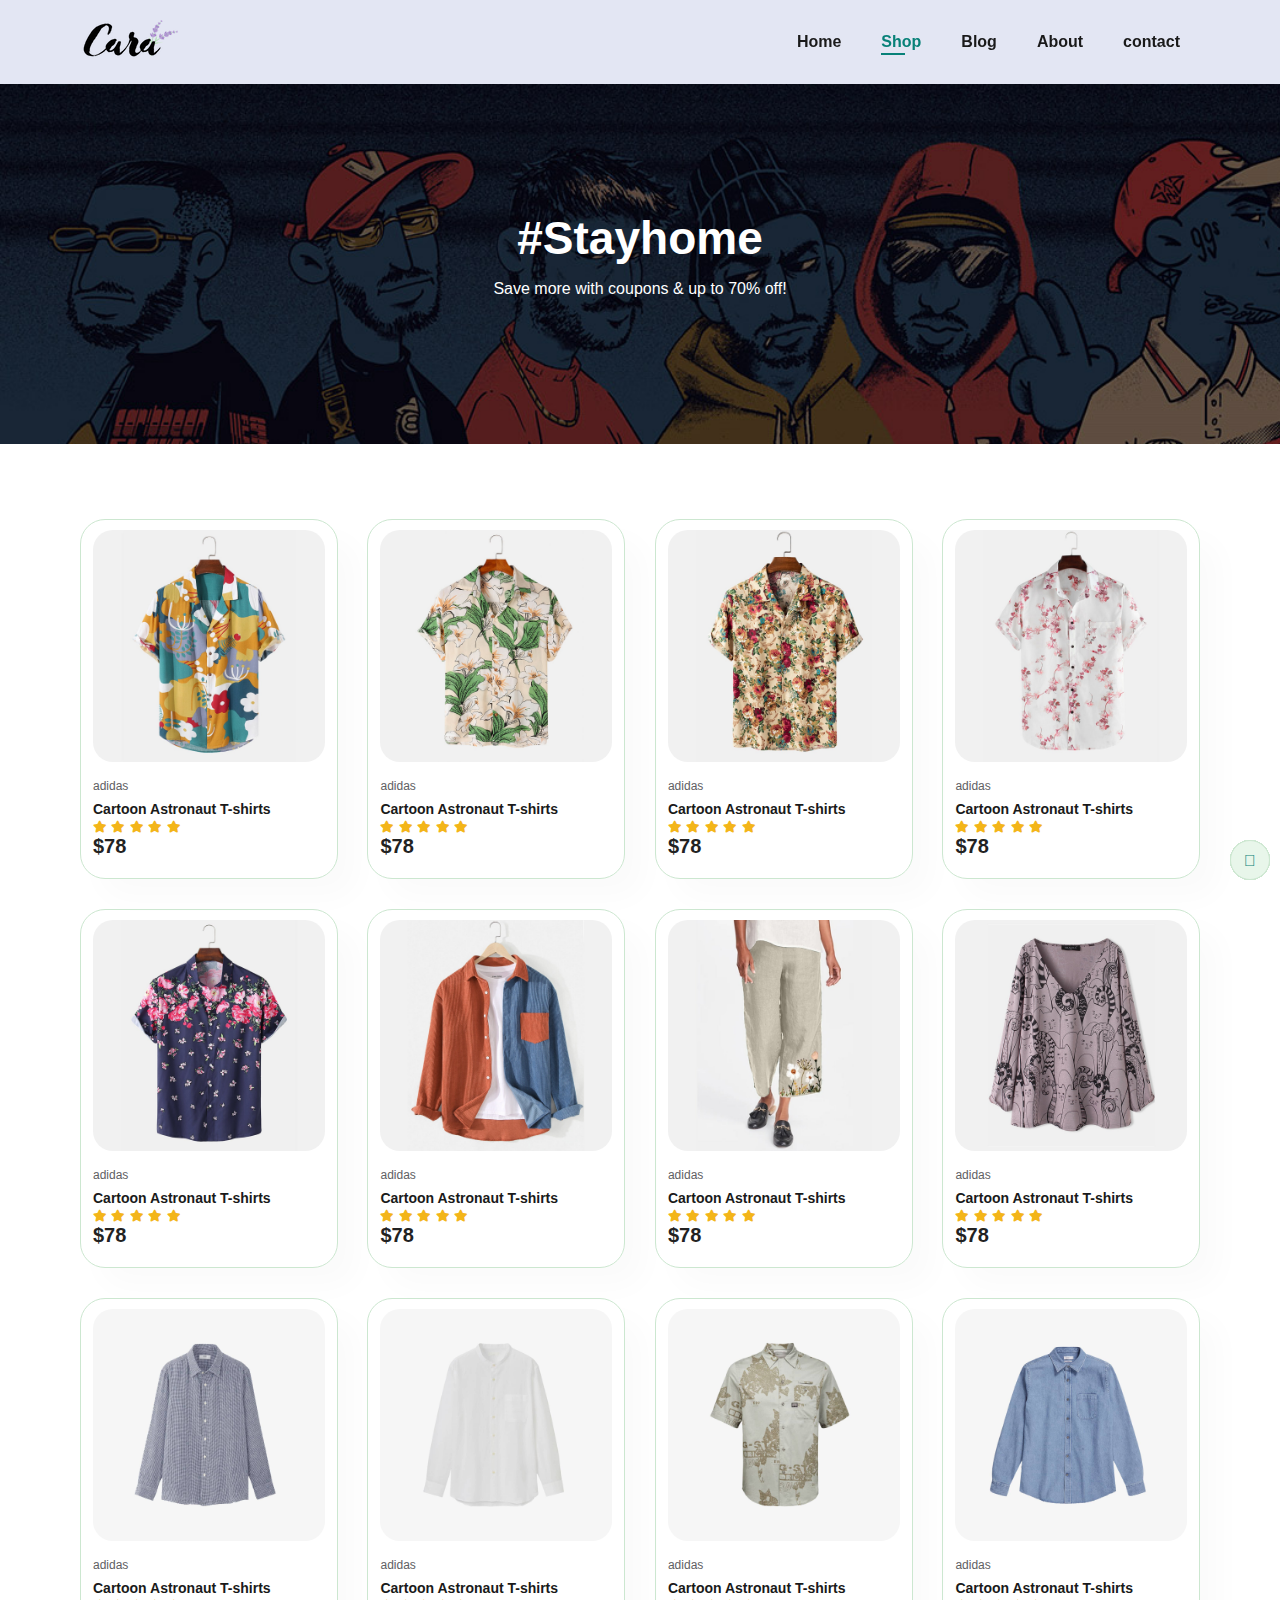
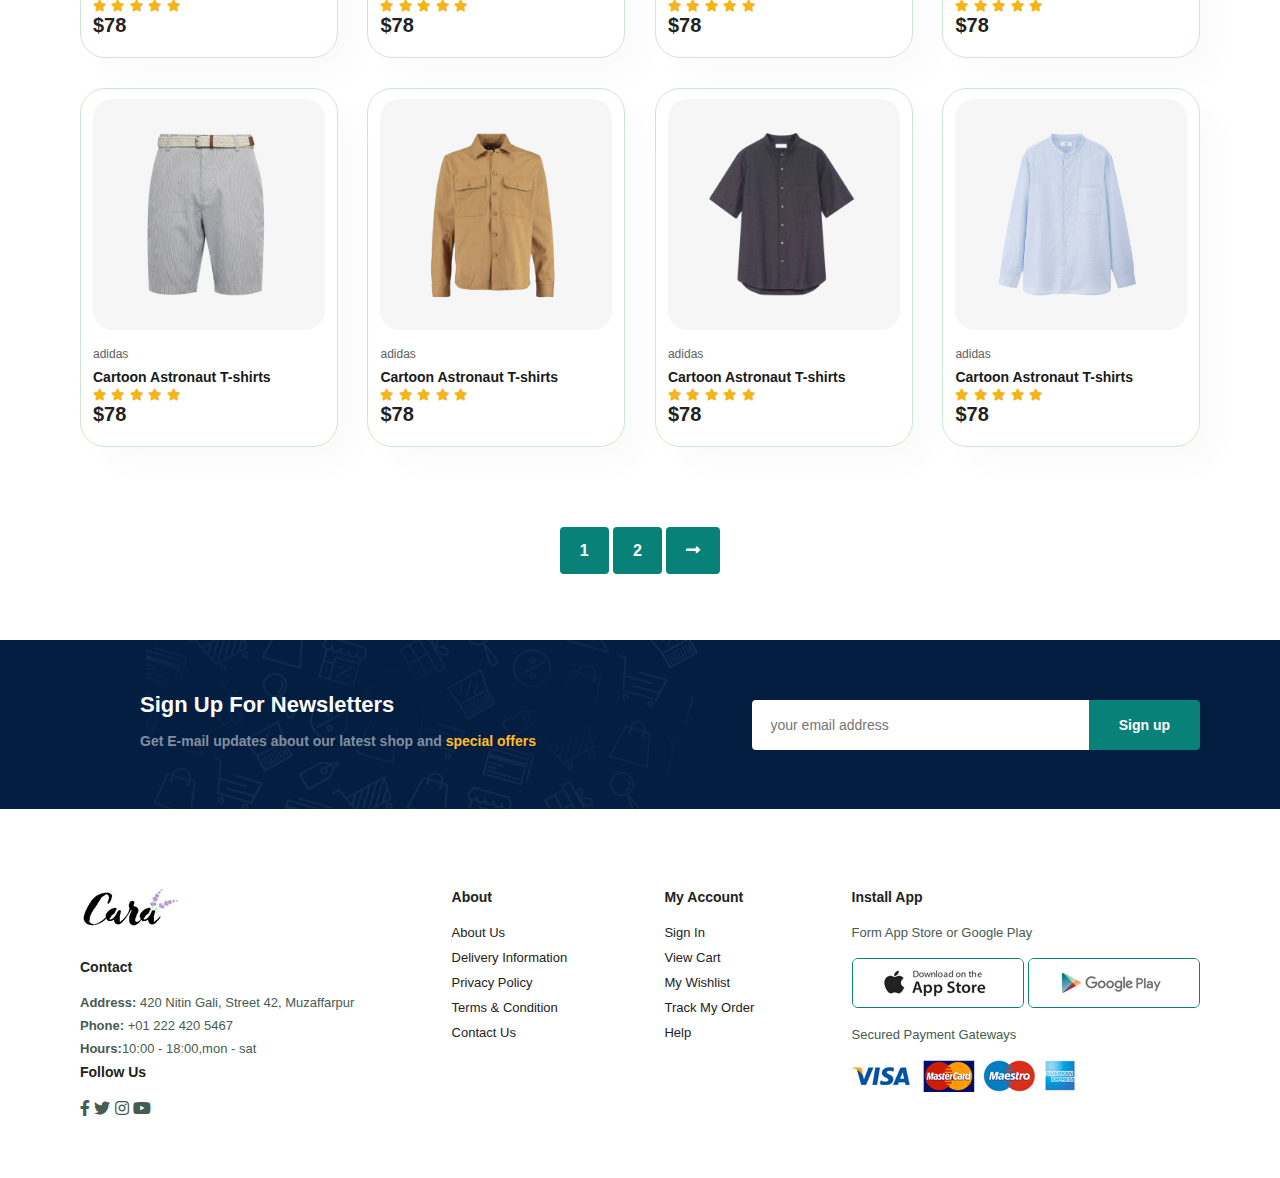
<file: shop.html>
<!DOCTYPE html>
<html lang="en">
<head>
    <meta charset="UTF-8">
    <meta http-equiv="X-UA-Compatible" content="IE=edge">
    <meta name="viewport" content="width=device-width, initial-scale=1.0">
    <title>Ecommerce Websites</title>
    <link rel="stylesheet" href="https://use.fontawesome.com/releases/v5.15.4/css/all.css"/>
    <link rel="stylesheet" href="style.css">
</head>
<body>
    <section id="header">
      <a href="#"><img src="logo.png" class="logo"></a>
      <div>
        <ul id="navbar">
        <li><a href="index.html">Home</a></li>
        <li><a class="active" href="Shop.html">Shop</a></li>
        <li><a href="blog.html">Blog</a></li>
        <li><a href="about.html">About</a></li>
        <li><a href="contact.html">contact</a></li>
        <a href="#" id="close"><i class='far fa-times-circle' style='font-size:24px'></i></a>
        
        </ul>
      </div>
      <div id="mobile">
          <i id="bar" class="fas fa-outdent"></i>
      </div>
    </section>
    <section id="page-header">
      
      <h2>#Stayhome</h2>
      
      <p>Save more with coupons & up to 70% off!</p>
    </section>
    
       <section id="product1" class="section-p1">
       
        <div class="pro-container">
          <div class="pro" onclick="window.location.href='sproduct.html';">
            <img src="f1.jpg">
            <div class="des">
             <span>adidas</span>
             <h5>Cartoon Astronaut T-shirts</h5>
             <div class="star">
              <i class="fas fa-star"></i>
              <i class="fas fa-star"></i>
              <i class="fas fa-star"></i>
              <i class="fas fa-star"></i>
              <i class="fas fa-star"></i>
             </div>
             <h4>$78</h4>
            </div>
            <a href="#"><i class="fal fa-shopping-cart cart"></i></a>
          </div>
          <div class="pro">
            <img src="f2.jpg">
            <div class="des">
             <span>adidas</span>
             <h5>Cartoon Astronaut T-shirts</h5>
             <div class="star">
              <i class="fas fa-star"></i>
              <i class="fas fa-star"></i>
              <i class="fas fa-star"></i>
              <i class="fas fa-star"></i>
              <i class="fas fa-star"></i>
             </div>
             <h4>$78</h4>
            </div>
            <a href="#"><i class="fal fa-shopping-cart cart"></i></a>
          </div>
          <div class="pro">
            <img src="f3.jpg">
            <div class="des">
             <span>adidas</span>
             <h5>Cartoon Astronaut T-shirts</h5>
             <div class="star">
              <i class="fas fa-star"></i>
              <i class="fas fa-star"></i>
              <i class="fas fa-star"></i>
              <i class="fas fa-star"></i>
              <i class="fas fa-star"></i>
             </div>
             <h4>$78</h4>
            </div>
            <a href="#"><i class="fal fa-shopping-cart cart"></i></a>
          </div>
          <div class="pro">
            <img src="f4.jpg">
            <div class="des">
             <span>adidas</span>
             <h5>Cartoon Astronaut T-shirts</h5>
             <div class="star">
              <i class="fas fa-star"></i>
              <i class="fas fa-star"></i>
              <i class="fas fa-star"></i>
              <i class="fas fa-star"></i>
              <i class="fas fa-star"></i>
             </div>
             <h4>$78</h4>
            </div>
            <a href="#"><i class="fal fa-shopping-cart cart"></i></a>
          </div>
          <div class="pro">
            <img src="f5.jpg">
            <div class="des">
             <span>adidas</span>
             <h5>Cartoon Astronaut T-shirts</h5>
             <div class="star">
              <i class="fas fa-star"></i>
              <i class="fas fa-star"></i>
              <i class="fas fa-star"></i>
              <i class="fas fa-star"></i>
              <i class="fas fa-star"></i>
             </div>
             <h4>$78</h4>
            </div>
            <a href="#"><i class="fal fa-shopping-cart cart"></i></a>
          </div>
          <div class="pro">
            <img src="f6.jpg">
            <div class="des">
             <span>adidas</span>
             <h5>Cartoon Astronaut T-shirts</h5>
             <div class="star">
              <i class="fas fa-star"></i>
              <i class="fas fa-star"></i>
              <i class="fas fa-star"></i>
              <i class="fas fa-star"></i>
              <i class="fas fa-star"></i>
             </div>
             <h4>$78</h4>
            </div>
            <a href="#"><i class="fal fa-shopping-cart cart"></i></a>
          </div>
          <div class="pro">
            <img src="f7.jpg">
            <div class="des">
             <span>adidas</span>
             <h5>Cartoon Astronaut T-shirts</h5>
             <div class="star">
              <i class="fas fa-star"></i>
              <i class="fas fa-star"></i>
              <i class="fas fa-star"></i>
              <i class="fas fa-star"></i>
              <i class="fas fa-star"></i>
             </div>
             <h4>$78</h4>
            </div>
            <a href="#"><i class="fal fa-shopping-cart cart"></i></a>
          </div>
          <div class="pro">
            <img src="f8.jpg">
            <div class="des">
             <span>adidas</span>
             <h5>Cartoon Astronaut T-shirts</h5>
             <div class="star">
              <i class="fas fa-star"></i>
              <i class="fas fa-star"></i>
              <i class="fas fa-star"></i>
              <i class="fas fa-star"></i>
              <i class="fas fa-star"></i>
             </div>
             <h4>$78</h4>
            </div>
            <a href="#"><i class="fal fa-shopping-cart cart"></i></a>
          </div>
           
          <div class="pro">
            <img src="n2.jpg">
            <div class="des">
             <span>adidas</span>
             <h5>Cartoon Astronaut T-shirts</h5>
             <div class="star">
              <i class="fas fa-star"></i>
              <i class="fas fa-star"></i>
              <i class="fas fa-star"></i>
              <i class="fas fa-star"></i>
              <i class="fas fa-star"></i>
             </div>
             <h4>$78</h4>
            </div>
            <a href="#"><i class="fal fa-shopping-cart cart"></i></a>
          </div>
          <div class="pro">
            <img src="n3.jpg">
            <div class="des">
             <span>adidas</span>
             <h5>Cartoon Astronaut T-shirts</h5>
             <div class="star">
              <i class="fas fa-star"></i>
              <i class="fas fa-star"></i>
              <i class="fas fa-star"></i>
              <i class="fas fa-star"></i>
              <i class="fas fa-star"></i>
             </div>
             <h4>$78</h4>
            </div>
            <a href="#"><i class="fal fa-shopping-cart cart"></i></a>
          </div>
          <div class="pro">
            <img src="n4.jpg">
            <div class="des">
             <span>adidas</span>
             <h5>Cartoon Astronaut T-shirts</h5>
             <div class="star">
              <i class="fas fa-star"></i>
              <i class="fas fa-star"></i>
              <i class="fas fa-star"></i>
              <i class="fas fa-star"></i>
              <i class="fas fa-star"></i>
             </div>
             <h4>$78</h4>
            </div>
            <a href="#"><i class="fal fa-shopping-cart cart"></i></a>
          </div>
          <div class="pro">
            <img src="n5.jpg">
            <div class="des">
             <span>adidas</span>
             <h5>Cartoon Astronaut T-shirts</h5>
             <div class="star">
              <i class="fas fa-star"></i>
              <i class="fas fa-star"></i>
              <i class="fas fa-star"></i>
              <i class="fas fa-star"></i>
              <i class="fas fa-star"></i>
             </div>
             <h4>$78</h4>
            </div>
            <a href="#"><i class="fal fa-shopping-cart cart"></i></a>
          </div>
          <div class="pro">
            <img src="n6.jpg">
            <div class="des">
             <span>adidas</span>
             <h5>Cartoon Astronaut T-shirts</h5>
             <div class="star">
              <i class="fas fa-star"></i>
              <i class="fas fa-star"></i>
              <i class="fas fa-star"></i>
              <i class="fas fa-star"></i>
              <i class="fas fa-star"></i>
             </div>
             <h4>$78</h4>
            </div>
            <a href="#"><i class="fal fa-shopping-cart cart"></i></a>
          </div>
          <div class="pro">
            <img src="n7.jpg">
            <div class="des">
             <span>adidas</span>
             <h5>Cartoon Astronaut T-shirts</h5>
             <div class="star">
              <i class="fas fa-star"></i>
              <i class="fas fa-star"></i>
              <i class="fas fa-star"></i>
              <i class="fas fa-star"></i>
              <i class="fas fa-star"></i>
             </div>
             <h4>$78</h4>
            </div>
            <a href="#"><i class="fal fa-shopping-cart cart"></i></a>
          </div>
          <div class="pro">
            <img src="n8.jpg">
            <div class="des">
             <span>adidas</span>
             <h5>Cartoon Astronaut T-shirts</h5>
             <div class="star">
              <i class="fas fa-star"></i>
              <i class="fas fa-star"></i>
              <i class="fas fa-star"></i>
              <i class="fas fa-star"></i>
              <i class="fas fa-star"></i>
             </div>
             <h4>$78</h4>
            </div>
            <a href="#"><i class="fal fa-shopping-cart cart"></i></a>
          </div>
          <div class="pro">
            <img src="n9.jpg">
            <div class="des">
             <span>adidas</span>
             <h5>Cartoon Astronaut T-shirts</h5>
             <div class="star">
              <i class="fas fa-star"></i>
              <i class="fas fa-star"></i>
              <i class="fas fa-star"></i>
              <i class="fas fa-star"></i>
              <i class="fas fa-star"></i>
             </div>
             <h4>$78</h4>
            </div>
            <a href="#"><i class="fal fa-shopping-cart cart"></i></a>
          </div>
        </div>
      </section> 
      <section id="pagination" class="section-p1">
         <a href="#">1</a>
         <a href="#">2</a>
         <a href="#"><i class="fas fa-long-arrow-alt-right "></i></a>
      </section>

      
      
      <section id="newsletter" class="section-p1 section-m1">
         <div class="newstext">
            <h4>Sign Up For Newsletters</h4>
            <p>Get E-mail updates about our latest shop and <span>special offers</span>
            </p>
         </div>
         <div class="form">
          <input type="text" placeholder="your email address">
          <button class="normal">Sign up</button>
         </div>
      </section>
      <footer class="section-p1">
        <div class="col">
           <img  class="logo" src="logo.png">
           <h4>Contact</h4>
           <p><strong>Address:</strong> 420 Nitin Gali, Street 42, Muzaffarpur</p>
           <p><strong>Phone:</strong> +01 222  420 5467</p>
           <p><strong>Hours:</strong>10:00 - 18:00,mon - sat</p>
           <div class="follow">
             <h4>Follow Us</h4>
             <div class="icon">
              <i class="fab fa-facebook-f"></i>
              <i class="fab fa-twitter"></i>
              <i class="fab fa-instagram"></i>
              <i class="fab fa-youtube"></i>
             </div>
           </div>
        </div>
        <div class="col">
         <h4>About</h4>
         <a href="#">About Us</a>
         <a href="#">Delivery Information</a>
         <a href="#">Privacy Policy</a>
         <a href="#">Terms & Condition</a>
         <a href="#">Contact Us</a>
        </div>
        <div class="col">
          <h4>My Account</h4>
          <a href="#">Sign In</a>
          <a href="#">View Cart</a>
          <a href="#">My Wishlist</a>
          <a href="#">Track My Order</a>
          <a href="#">Help</a>
         </div>
         <div class="col install">
          <h4>Install App</h4>
          <p>Form App Store or Google Play</p>
          <div class="row">
            <img src="app.jpg">
            <img src="play.jpg">
          </div>
          <p>Secured Payment Gateways</p>
          <img src="pay.png">
         </div> 

      
         
      </footer>
      <script src="script.js"></script>
    </body>
    </html>
</file>
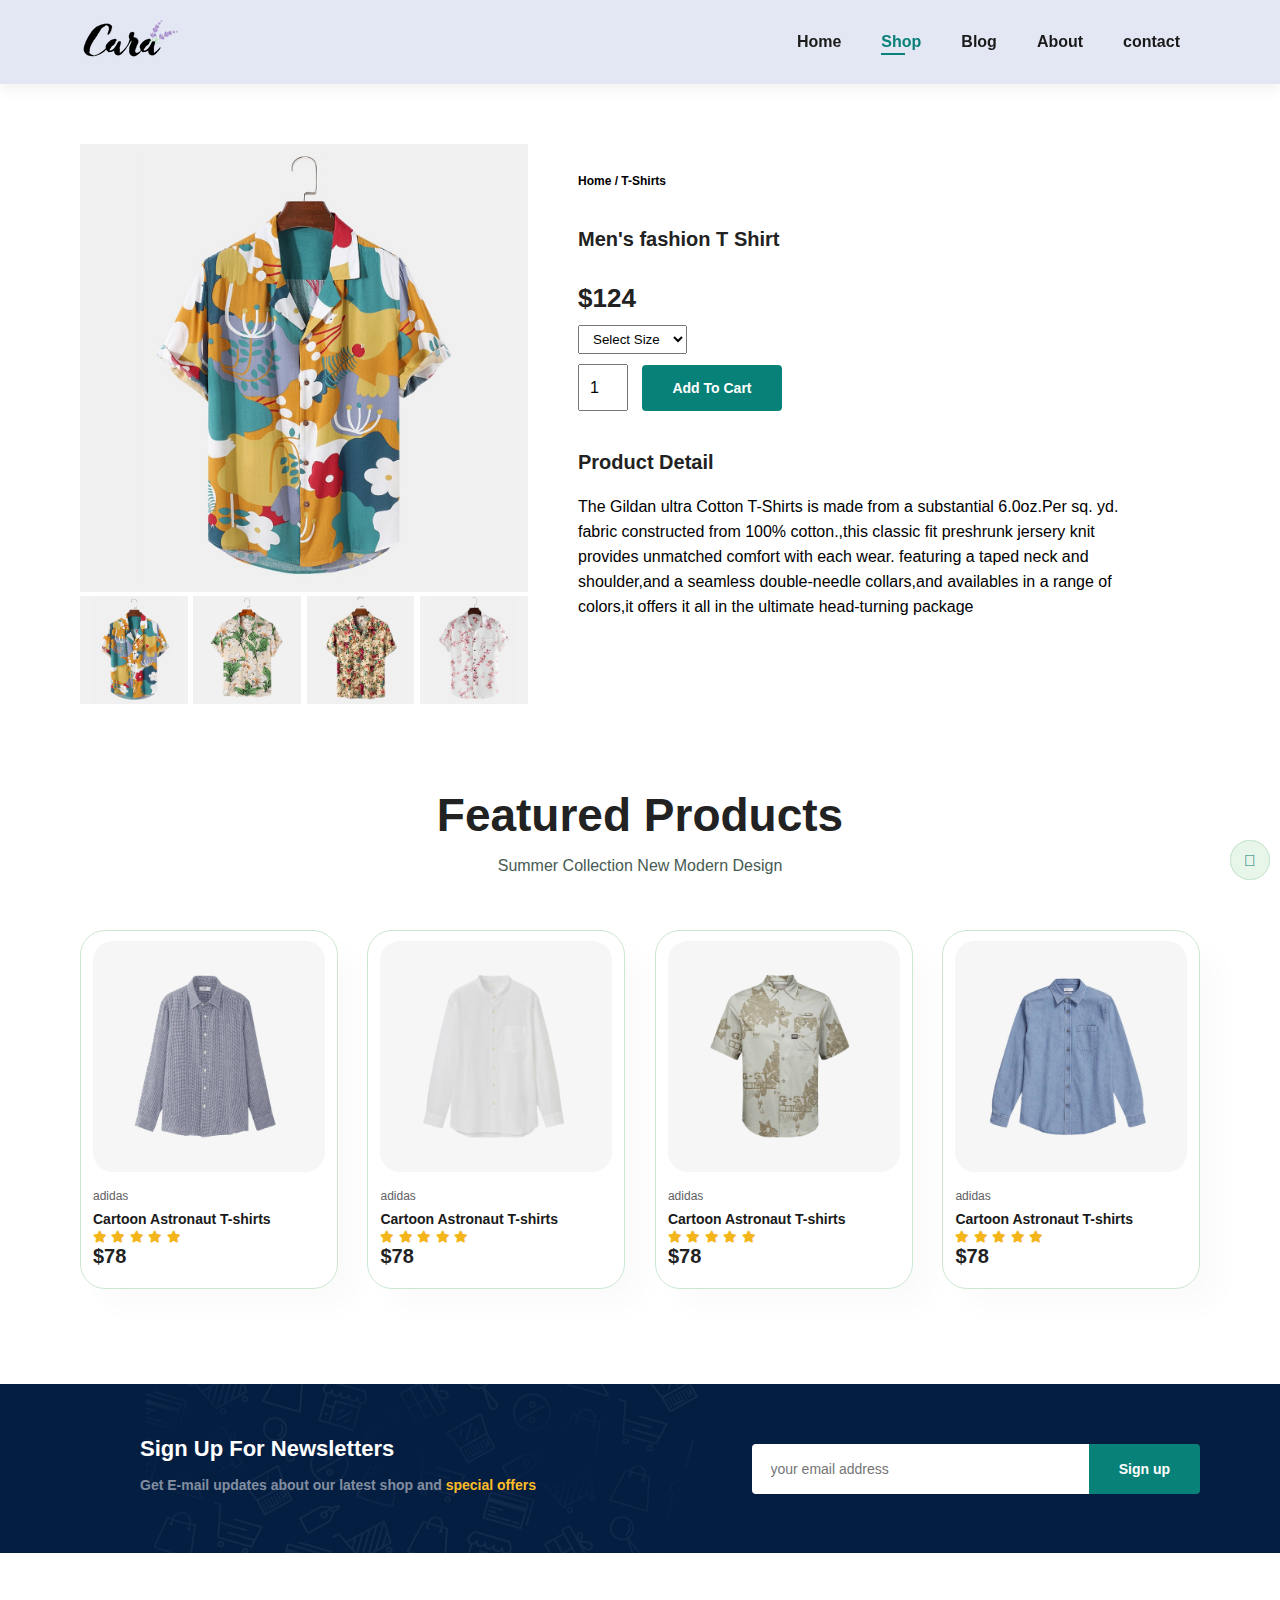
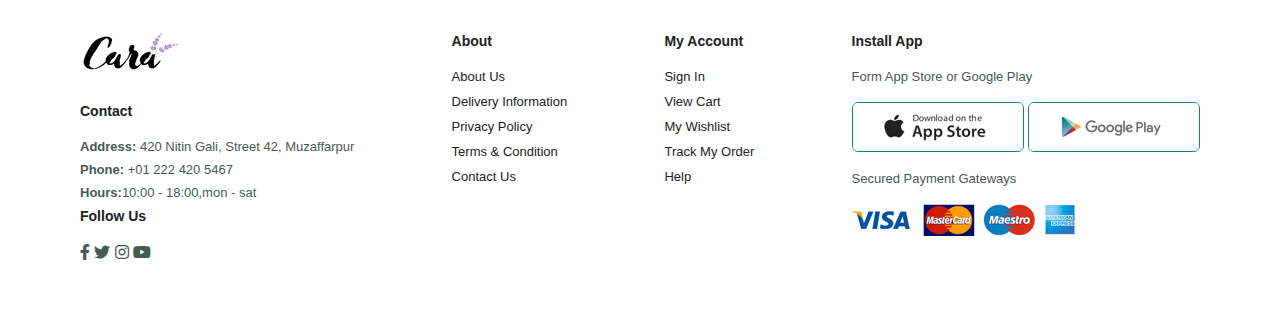
<file: sproduct.html>
<!DOCTYPE html>
<html lang="en">
<head>
    <meta charset="UTF-8">
    <meta http-equiv="X-UA-Compatible" content="IE=edge">
    <meta name="viewport" content="width=device-width, initial-scale=1.0">
    <title>Ecommerce Websites</title>
    <link rel="stylesheet" href="https://use.fontawesome.com/releases/v5.15.4/css/all.css"/>
    <link rel="stylesheet" href="style.css">
</head>
<body>
    <section id="header">
      <a href="#"><img src="logo.png" class="logo"></a>
      <div>
        <ul id="navbar">
        <li><a href="index.html">Home</a></li>
        <li><a class="active" href="Shop.html">Shop</a></li>
        <li><a href="blog.html">Blog</a></li>
        <li><a href="about.html">About</a></li>
        <li><a href="contact.html">contact</a></li>
        <a href="#" id="close"><i class='far fa-times-circle' style='font-size:24px'></i></a>
        
        </ul>
      </div>
      <div id="mobile">
          <i id="bar" class="fas fa-outdent"></i>
      </div>
    </section>
    <section id="prodetails" class="section-p1 ">
     <div class="single-pro-image">
        <img src="f1.jpg" width="100%" id="MainImg">
        <div class="small-img-group">
        <div class="small-img-col">
         <img src="f1.jpg" width="100%" class="small-img">
        </div>
        <div class="small-img-col">
            <img src="f2.jpg" width="100%" class="small-img">
           </div>
           <div class="small-img-col">
            <img src="f3.jpg" width="100%" class="small-img">
           </div>
           <div class="small-img-col">
            <img src="f4.jpg" width="100%" class="small-img">
           </div>
    </div>
</div>   
     <div class="single-pro-details">
        <h6>Home / T-Shirts</h6>
        <h4>Men's fashion T Shirt</h4>
        <h2>$124</h2>
        <select>
           <option>Select Size</option>
           <option>XL</option>
           <option>XXL</option>
           <option>Small</option>
           <option>Medium</option>
        </select>
        <input type="number" value="1">
        <button class="normal">Add To Cart</button>
        <h4>Product Detail</h4>
        <span>The Gildan ultra Cotton T-Shirts is made from a substantial 6.0oz.Per
         sq. yd. fabric constructed from 100% cotton.,this classic fit preshrunk
         jersery knit provides unmatched comfort with each wear. featuring a taped neck
         and shoulder,and a seamless double-needle collars,and availables in a range
         of colors,it offers it all in the ultimate head-turning package
        </span>
     </div>
    </section>

    <section id="product1" class="section-p1">
        <h2>Featured Products</h2>
        <p>Summer Collection New Modern Design</p>
        <div class="pro-container">
          <div class="pro">
            <img src="n2.jpg">
            <div class="des">
             <span>adidas</span>
             <h5>Cartoon Astronaut T-shirts</h5>
             <div class="star">
              <i class="fas fa-star"></i>
              <i class="fas fa-star"></i>
              <i class="fas fa-star"></i>
              <i class="fas fa-star"></i>
              <i class="fas fa-star"></i>
             </div>
             <h4>$78</h4>
            </div>
            <a href="#"><i class="fal fa-shopping-cart cart"></i></a>
          </div>
          <div class="pro">
            <img src="n3.jpg">
            <div class="des">
             <span>adidas</span>
             <h5>Cartoon Astronaut T-shirts</h5>
             <div class="star">
              <i class="fas fa-star"></i>
              <i class="fas fa-star"></i>
              <i class="fas fa-star"></i>
              <i class="fas fa-star"></i>
              <i class="fas fa-star"></i>
             </div>
             <h4>$78</h4>
            </div>
            <a href="#"><i class="fal fa-shopping-cart cart"></i></a>
          </div>
          <div class="pro">
            <img src="n4.jpg">
            <div class="des">
             <span>adidas</span>
             <h5>Cartoon Astronaut T-shirts</h5>
             <div class="star">
              <i class="fas fa-star"></i>
              <i class="fas fa-star"></i>
              <i class="fas fa-star"></i>
              <i class="fas fa-star"></i>
              <i class="fas fa-star"></i>
             </div>
             <h4>$78</h4>
            </div>
            <a href="#"><i class="fal fa-shopping-cart cart"></i></a>
          </div>
          <div class="pro">
            <img src="n5.jpg">
            <div class="des">
             <span>adidas</span>
             <h5>Cartoon Astronaut T-shirts</h5>
             <div class="star">
              <i class="fas fa-star"></i>
              <i class="fas fa-star"></i>
              <i class="fas fa-star"></i>
              <i class="fas fa-star"></i>
              <i class="fas fa-star"></i>
             </div>
             <h4>$78</h4>
            </div>
            <a href="#"><i class="fal fa-shopping-cart cart"></i></a>
          </div>
        
        </div>
      </section> 
    <section id="newsletter" class="section-p1 section-m1">
        <div class="newstext">
           <h4>Sign Up For Newsletters</h4>
           <p>Get E-mail updates about our latest shop and <span>special offers</span>
           </p>
        </div>
        <div class="form">
         <input type="text" placeholder="your email address">
         <button class="normal">Sign up</button>
        </div>
     </section>
     <footer class="section-p1">
        <div class="col">
           <img  class="logo" src="logo.png">
           <h4>Contact</h4>
           <p><strong>Address:</strong> 420 Nitin Gali, Street 42, Muzaffarpur</p>
           <p><strong>Phone:</strong> +01 222  420 5467</p>
           <p><strong>Hours:</strong>10:00 - 18:00,mon - sat</p>
           <div class="follow">
             <h4>Follow Us</h4>
             <div class="icon">
              <i class="fab fa-facebook-f"></i>
              <i class="fab fa-twitter"></i>
              <i class="fab fa-instagram"></i>
              <i class="fab fa-youtube"></i>
             </div>
           </div>
        </div>
        <div class="col">
         <h4>About</h4>
         <a href="#">About Us</a>
         <a href="#">Delivery Information</a>
         <a href="#">Privacy Policy</a>
         <a href="#">Terms & Condition</a>
         <a href="#">Contact Us</a>
        </div>
        <div class="col">
          <h4>My Account</h4>
          <a href="#">Sign In</a>
          <a href="#">View Cart</a>
          <a href="#">My Wishlist</a>
          <a href="#">Track My Order</a>
          <a href="#">Help</a>
         </div>
         <div class="col install">
          <h4>Install App</h4>
          <p>Form App Store or Google Play</p>
          <div class="row">
            <img src="app.jpg">
            <img src="play.jpg">
          </div>
          <p>Secured Payment Gateways</p>
          <img src="pay.png">
         </div> 

      
         
      </footer>
      <script>
        var MainImg = document.getElementById("MainImg");
        var smallimg = document.getElementsByClassName("small-img");

        smallimg[0].onclick = function(){
            MainImg.src = smallimg[0].src;
        }
        smallimg[1].onclick = function(){
            MainImg.src = smallimg[1].src;
        }
        smallimg[2].onclick = function(){
            MainImg.src = smallimg[2].src;
        }
        smallimg[3].onclick = function(){
            MainImg.src = smallimg[3].src;
        }
    </script>
      <script src="script.js"></script>
    </body>
    </html>
</file>
<file: style.css>
@import url('https://fonts.googleeapis.com/css2?family=Spartan:wght@100;200;300;400;500;600;700;800;900;&display=swap');
*{
    margin: 0;
    padding: 0;
    box-sizing: border-box;
    font-family: 'Spartan', sans-serif;
}
h1{
    font-size: 50px;
    line-height: 64px;
    color: #222;
}
h2 {
    font-size: 46px;
    line-height: 54px;
    color: #222;
}
h4{
    font-size: 20px;
    color: #222;
}
h6 {
    font-weight: 700;
    font-size: 12px;
}
p {
  font-size: 16px;
  color: #465b52;
  margin: 15px 0 20px 0;
}
.section-p1{
    padding: 40px 80px;
}
.section-m1{
    margin: 40px 0;
}
button.normal{
    font-size: 14px;
    font-weight: 600;
    padding: 15px 30px;
    color: #000;
    background-color: #fff;
    border-radius: 4px;
    cursor: pointer;
    border: none;
    outline: none;
    transition: 0.2s;
}
button.white{
    font-size: 13px;
    font-weight: 600;
    padding: 11px 18px;
    color: #fff;
    background-color: transparent;
    
    cursor: pointer;
    border: 1px solid #fff;
    outline: none;
    transition: 0.2s;
}
body{
    width: 100%;
}
#header{
    display: flex;
    align-items: center;
    justify-content: space-between;
    padding: 20px 80px;
    background: #E3E6F3;
    box-shadow: 0 5px 15px rgba(0,0,0,0.06);
    z-index: 999;
    position: sticky;
    top: 0;
    left: 0;
}
#navbar{
      display: flex;  
      align-items: center; 
      justify-content: center;
}
#navbar li{
    list-style: none;
    padding: 0 20px;
    position: relative;
}
#navbar li a{
    text-decoration: none;
    font-size: 16px;  
    font-weight: 600;
    color: #1a1a1a;
    transition: 0.3s ease;
}
#navbar li a:hover,
#navbar li a.active {
    color: #088178;
}
#navbar li a.active::after,
#navbar li a:hover::after{
    content: "";
    width: 30%;
    height: 2px;
    background: #088178;
    position: absolute;
    bottom: -4px;
    left: 20px;
}
#mobile{
    display: none;
    align-items: center;
}
#close{
    display: none;
}
#hero{
    background-image: url("hero4.png");
    height: 90vh;
    width: 100%;
    background-size: cover;
    padding: 0 80px;
    display: flex;
    flex-direction: column;
    align-items: flex-start;
    justify-content: center;
}
#hero h4{
    padding-bottom: 15px;
}
#hero h1{
    color: #088178;
}
#hero button{
    background-image: url("button.png");
    background-color: transparent;
    color: #088178;
    border: 0;
    padding: 14px 80px 14px 65px;
    background-repeat: no-repeat;
    cursor: pointer;
    font-weight: 700;
    font-size: 15px;
}
#feature{
    display: flex;
    align-items: center;
    justify-content: space-between;
    flex-wrap: wrap;
}
#feature .fe-box{
    width: 180px;
    text-align: center;
    padding: 25px 15px;
    box-shadow: 20px 20px 34px rgba(0, 0, 0, 0.3);
    border: 1px solid #cce7d0;
    border-radius: 4px;
    margin: 15px 0;
}
#feature .fe-box:hover{
    box-shadow: 10px 10px 54px rgba(70, 62, 221, 0.1);
}
#feature .fe-box img{
    width: 100%;
    margin-bottom: 10px;
}
#feature .fe-box h6{
    display: inline-block;
    padding: 9px 8px 6px 8px;
    line-height: 1;
    border-radius: 4px;
    color: #088178;
    background-color: #fddde4;
}
#feature .fe-box:nth-child(2) h6{
    background-color: #cdebbc;
}
#feature .fe-box:nth-child(3) h6{
    background-color: #d1e8f2;
}
#feature .fe-box:nth-child(4) h6{
    background-color: #cdd4f8;
} 
#feature .fe-box:nth-child(5) h6{
    background-color: #f6dbf6;
}
#feature .fe-box:nth-child(6) h6{
    background-color: #cdebbc;
}
#product1{
    text-align: center;
}
#product1 .pro-container{
    display: flex;
    justify-content: space-between;
    padding-top: 20px;
    flex-wrap: wrap;
}

#product1 .pro{
    width: 23%;
    min-width: 250px;
    padding: 10px 12px;
    border: 1px solid #cce7d0;
    border-radius: 25px;
    cursor: pointer;
    box-shadow: 20px 20px 30px rgba(0,0,0,0.02);
    margin: 15px 0;
    transition: 0.2s ease;
    
}
#product1 .pro:hover{
    box-shadow: 20px 20px 30px rgba(0,0,0,0.6);
}
#product1 .pro img {
    width: 100%;
    border-radius: 20px;
}
#product1 .pro .des{
    text-align: start;
    padding: 10px 0;
}
#product1 .pro .des span{
    color: #606063;
    font-size: 12px;
}
#product1 .pro .des h5{
    padding-top: 7px;
    color: #1a1a1a;
    font-size: 14px;
}
#product1 .pro .des i{
    font-size: 12px;
    color: rgba(243, 181, 25);
}
#product .pro .des h4{
    padding-top: 7px;
    font-size: 15px;
    font-weight: 700;
    color: #088178;
}
#product1 .pro .cart{
    width: 40px;
    height: 40px;
    line-height: 40px;
    border-radius: 50px;
    background-color: #e8f6ea;
    font-weight: 500;
    color: #088178;
    border: 1px solid #cce7d0;
    position: absolute;
    bottom: 20px;
    right: 10px;
}
#banner{
    display: flex;
    flex-direction: column;
    justify-content: center;
    align-items: center;
    text-align: center;
    background-image: url("b2.jpg");
    width: 100;
    height: 40vh;
    background-size: cover;
    background-position: center; 
    
    
}  
#banner h4{
    color: #fff;
    font-size: 16px;
}
#banner h2{
    color: #fff;
    font-size: 30px;
    padding: 10px 0;
}
#banner h2 span{
    color: #ef3636;
}
#banner button:hover{
    background: #088178;
    color: #fff;
}
#sm-banner{
    display: flex;
    justify-content: space-between;
    flex-wrap: wrap;
}
#sm-banner .banner-box{
    display: flex;
    flex-direction: column;
    justify-content: center;
    align-items: flex-start;
    
    background-image: url("b17.jpg");
    min-width: 580px;
    height: 50vh;
    background-size: cover;
    background-position: center; 
    padding: 30px;
}
#sm-banner .banner-box2{
    background-image: url("b10.jpg");
}
#sm-banner h4{
    color: #fff;
    font-size: 20px;
    font-weight: 300;
}
#sm-banner h2{
    color: #fff;
    font-size: 28px;
    font-weight: 800;
}
#sm-banner span{
    color: #fff;
    font-size: 14px;
    font-weight: 500;
    padding-bottom: 15px;
}
#sm-banner .banner-box:hover button{
    background: #088178;
    border: 1px solid #088178;
}
#banner3{
    display: flex;
    justify-content: space-between;
    flex-wrap: wrap;
    padding: 0 80px;
}
#banner3 .banner-box{
    display: flex;
    flex-direction: column;
    justify-content: center;
    align-items: flex-start;
    
    background-image: url("b7.jpg");
    min-width: 30%;
    height: 30vh;
    background-size: cover;
    background-position: center; 
    padding: 20px;
    margin-bottom: 20px;
}
#banner3 .banner-box2{
    background-image: url("b4.jpg");
}
#banner3 .banner-box3{
    background-image: url("b18.jpg");
}
#banner3 h2{
   color: #fff;
   font-weight: 900;
   font-size: 22px;
}
#banner3 h3{
    color: #ec544e;
    font-weight: 800;
    font-size: 15px;
 }
 #newsletter{
    display: flex;
    justify-content: space-between;
    flex-wrap: wrap;
    align-items: center;
    background-image: url("b14.png");
    background-repeat: no-repeat;
    background-position: 20% 30%;
    background-color: #041e42;
 }
#newsletter h4{
    font-size: 22px;
    font-weight: 700;
    color: #fff;
    padding-left: 60px;
    padding-top: 12px;
}
#newsletter p{
    font-size: 14px;
    font-weight: 600;
    color: #818ea0;
    padding-left: 60px;
}
#newsletter p span{
    color: #ffbd27;
}
#newsletter .form{
    display: flex;
    width: 40%;
}
#newsletter input{
    padding-left: 40px;
    height: 3.125rem;
    padding: 0 1.25em;
    font-size: 14px;
    width: 100%;
    border: 1px solid transparent;
    border-radius: 4px;
    outline: none;
    border-top-right-radius: 0;
    border-bottom-right-radius: 0;
}   
#newsletter button{
    background-color: #088178;
    color: #fff;
    white-space: nowrap;
    border-top-left-radius: 0;
    border-bottom-left-radius: 0;
} 
footer{
    display: flex;
    flex-wrap: wrap;
    justify-content: space-between;
}
footer .col{
    display: flex;
    flex-direction: column;
    align-items: flex-start;
    margin-bottom: 20px;
    
}
footer .logo{
    margin-bottom: 30px;
}
footer h4 {
    font-size: 14px;
    padding-bottom: 20px;
}
footer p {
    font-size: 13px;
    margin: 0 0 8px 0;
}
footer a {
    font-size: 13px;
    text-decoration: none;
    color: #222;
    margin-bottom: 10px;
}
footer .follow{
    color: #465b52;
    padding-right: 4px;
    cursor: pointer;
}
footer .install .row img{
    border: 1px solid #088178;
    border-radius: 6px;
}
footer .install img{
    margin: 10px 0 15px 0;
}
footer .follow i:hover,
footer a:hover{
    color: #088178;
}
#page-header{
    background-image: url("b1.jpg");
    width: 100%;
    height: 40vh;
    background-size: cover;
    display: flex;
    justify-content: center;
    text-align: center;
    flex-direction: column;
    padding: 14px;
}
#page-header h2,
#page-header p{
    color: #fff;
}
#pagination{
    text-align: center;
}
#pagination a{
    text-decoration: none;
    background-color: #088178;
    padding: 15px 20px;
    border-radius: 4px;
    color: #fff;
    font-weight: 600;
}
#pagination a i{
    font-size: 16px;
    font-weight: 600;
}
#prodetails{
    display: flex;
    margin-top: 20px;
}
#prodetails .single-pro-image{
    width: 40%;
    margin-right: 50px;
}
.small-img-group{
    display: flex;
    justify-content: space-between;
}
.small-img-col{
    flex-basis: 24%;
    cursor: pointer;
}
#prodetails .single-pro-details{
  width: 50%;
  padding-top: 30px;
}
#prodetails .single-pro-details h4{
    padding: 40px 0 20px 0;
}
#prodetails .single-pro-details h2{
    font-size: 26px;
}
#prodetails .single-pro-details select{
    display: block;
    padding: 5px 10px;
    margin-bottom: 10px;
}
#prodetails .single-pro-details input{
    width: 50px;
    height: 47px;
    padding-left: 10px;
    font-size: 16px;
    margin-right: 10px;
}
#prodetails .single-pro-details input:focus{
    outline: none;
}
#prodetails .single-pro-details button{
    background: #088178;
    color: #fff;
}
#prodetails .single-pro-details span{
    line-height: 25px;
}
#page-header.blog-header{
    background-image: url("b19.jpg");
}
#blog{
    padding: 150px 150px 0 150px;
}
#blog .blog-box{
    display: flex;
    align-items: center;
    width: 100%;
    position: relative;
    padding-bottom: 90px;
}
#blog .blog-img{
    width: 50%;
    margin-right: 40px;
}
#blog img {
    width: 100%;
    height: 300px;
    object-fit: cover;
}
#blog .blog-details{
    width: 50%;
}  
#blog .blog-details a{
    text-decoration: none;
    font-size: 11px;
    color: #000;
    font-weight: 700;
    position: relative;
    transition: 0.3s;
}
#blog .blog-details a::after{
    content: "";
    width: 50px;
    height: 1px;
    background-color: #000;
    position: absolute;
    top: 4px;
    right: -60px;
}
#blog .blog-details a:hover{
    color: #088178;
}
#blog .blog-details a:hover::after{
    background-color: #088178;
}
#blog .blog-box h1{
    position: absolute;
    top: -40px;
    left: 0;
    font-size: 70px;
    font-weight: 700;
    color: #c9cbce;
    z-index: -9;
}
#page-header.about-header{
   background-image: url("banner.png");
}
#about-head{
    display: flex;
    align-items: center;
}
#about-head img{
    width: 50%;
    height: auto;
}
#about-head div{
    padding-left: 40px;
}
#about-app{
    text-align: center;
}
#about-app .video{
    width: 70%;
    height: 100%;
    margin: 30px auto 0 auto;
}
#about-app .video video{
    width: 100%;
    height: 100%;
    border-radius: 20px;
}
#contact-details{
    display: flex;
    align-items: center;
    justify-content: space-between;
}
#contact-details .details{
    width: 40%;
}
#contact-details .details span,
#form-details form span{
    font-size: 12px;
}
#contact-details .details h2,
#form-details form h2{
    font-size: 26px;
    line-height: 35px;
    padding: 20px 0;
}
#contact-details .details h3{
    font-size: 16px;
    padding-bottom: 15px;
}
#contact-details .details li{
    list-style: none;
    display: flex;
    padding: 10px 0;
}
#contact-details .details li i{
    font-size: 14px;
    padding-right: 22px;
}
#contact-details .details li p{
    margin: 0;
    font-size: 14px;
}
#contact-details .map{
    width: 55%;
    height: 400px;
}
#contact-details .map iframe {
    width: 100%;
    height: 100%;
}
#form-details{
    display: flex;
    justify-content: space-between;
    margin: 30px;
    padding: 80px;
    border: 1px solid #e1e1e1;
}
#form-details form{
    width: 65%;
    display: flex;
    flex-direction: column;
    align-items: flex-start;
}
#form-details form input,
#form-details form textarea{
    width: 100%;
    padding: 12px 15px;
    outline: none;
    margin-bottom: 20px;
    border: 1px solid #e1e1e1;
}
#form-details form button{
    background-color: #088178;
    color: #fff;
}
#form-details .people div{
    padding-bottom: 25px;
    display: flex;
    align-items: flex-start;
}
#form-details .people div img{
    width: 65px;
    height: 65px;
    object-fit: cover;
    margin-right: 15px;
}
#form-details .people div p{
    margin: 0;
    font-size: 13px;
    line-height: 25px;
}
#form-details .people div p span{
    display: block;
    font-size: 16px;
    font-weight: 600;
    color: #000;
}
@media (max-width:799px){
    .section-p1{
        padding: 40px 40px;
    }
    #navbar {
        display: flex;
        flex-direction: column;
        align-items: flex-start;
        justify-content: flex-start;
        position: fixed;
        top: 0;
        right: -300px;
        height: 100vh;
        width: 300px;
        background-color: #E3E6F3;
        box-shadow: 0 40px 60px rgba(0,0,0,0.1);
        padding: 80px 0 0 10px;
        transition: 0.3s;
    }
    #navbar.active{
        right: 0px;
    }
    #navbar li{
        margin-bottom: 25px;
    }
    #mobile{
        display: flex;
        align-items: center;
    }
    #mobile i{
        color: #1a1a1a;
        font-size: 24px;
        padding-left: 20px;
    }
    #close{
        display: initial;
        position: absolute;
        top: 30px;
        left: 30px;
        color: #222;
        font-size: 24px;
    }
    #hero{
        height: 70vh;
        padding: 0 80px;
        background-position: top 30% right 30%;
    }
    #feature {
        justify-content: center;
    }
    #feature .fe-box{
        margin: 15px 15px;
    }
    #product1 .pro-container{
        justify-content: center;
    }
    #product1 .pro{
        margin: 15px;
    }
    #banner{
        height: 20vh;
    }
    #sm-banner .banner-box{
        min-width: 100%;
        height: 20vh;
    }
    #banner3{
        padding: 0 40px;
    }
    #banner3 .banner-box{
        width: 28%;
    }
    #newsletter .form{
        width: 7%;
    }
    #form-details{
        padding: 40px;
    }
    #form-details form{
        width: 50%;
    }
}  

@media (max-width: 477px){
    .section-p1{
        padding: 20px;
    }
    #header{
        padding: 10px 30px;
    }
    h1{
        font-size: 38px;
    }
    h2{
        font-size: 32px;
    }
    #hero{
        padding: 0 20px;
        background-position: 55%;
    }
    #feature {
        justify-content: space-between;
    }
    #feature .fe-box{
        width: 155px;
        margin: 0 0 15px 0;
    }
    #product1 .pro{
        width: 100%;
    }
    #banner{
        height: 40vh;
    }
    #sm-banner .banner-box{
        height: 40vh;
    }
    #sm-banner .banner-box2{
        margin-top: 20px;
    }
    #banner3 {
        padding: 0 20px;
    }
    #banner3 .banner-box{
        width: 100%;
    }
    #newslette{
        padding: 40px 20px;
    }
    #newsletter .form{
        width: 100%;
    }
    /*Single product*/
    #prodetails{
        display: flex;
        flex-direction: column;
    }
    #prodetails .single-pro-image {
        width: 100%;
        margin-right: 0px;
    }
    #prodetails .single-pro-details {
        width: 100%;
    }  
    /*blog pages*/
    #blog{
        padding: 100px 20px 0 20px;
    }
    #blog .blog-box {
        display: flex;
        flex-direction: column;
        align-items: flex-start;
    }
    #blog .blog-img{
        width: 100%;
        margin-right: 0px;
        margin-bottom: 30px;
    }
    #blog .blog-details {
        width: 100%;
    }
    /*About pages*/
    #about-head{
        flex-direction: column;
    }
    #about-head img{
        width: 100%;
        margin-bottom: 20px;
    }
    #about-head div{
        padding-left: 0px;
    }
    #about-app .video{
        width: 100%;
    }
    #contact-details{
        flex-direction: column;
    }
    #contact-details .details {
        width: 100%;
        margin-bottom: 30px;
    }
    #contact-details .map{
        width: 100%;
    }
    #form-details{
        margin: 10px;
        padding: 30px 10px;
        flex-wrap: wrap;
    }
    #form-details form{
        width: 100%;
        margin-bottom: 30px;
    }
}
</file>
